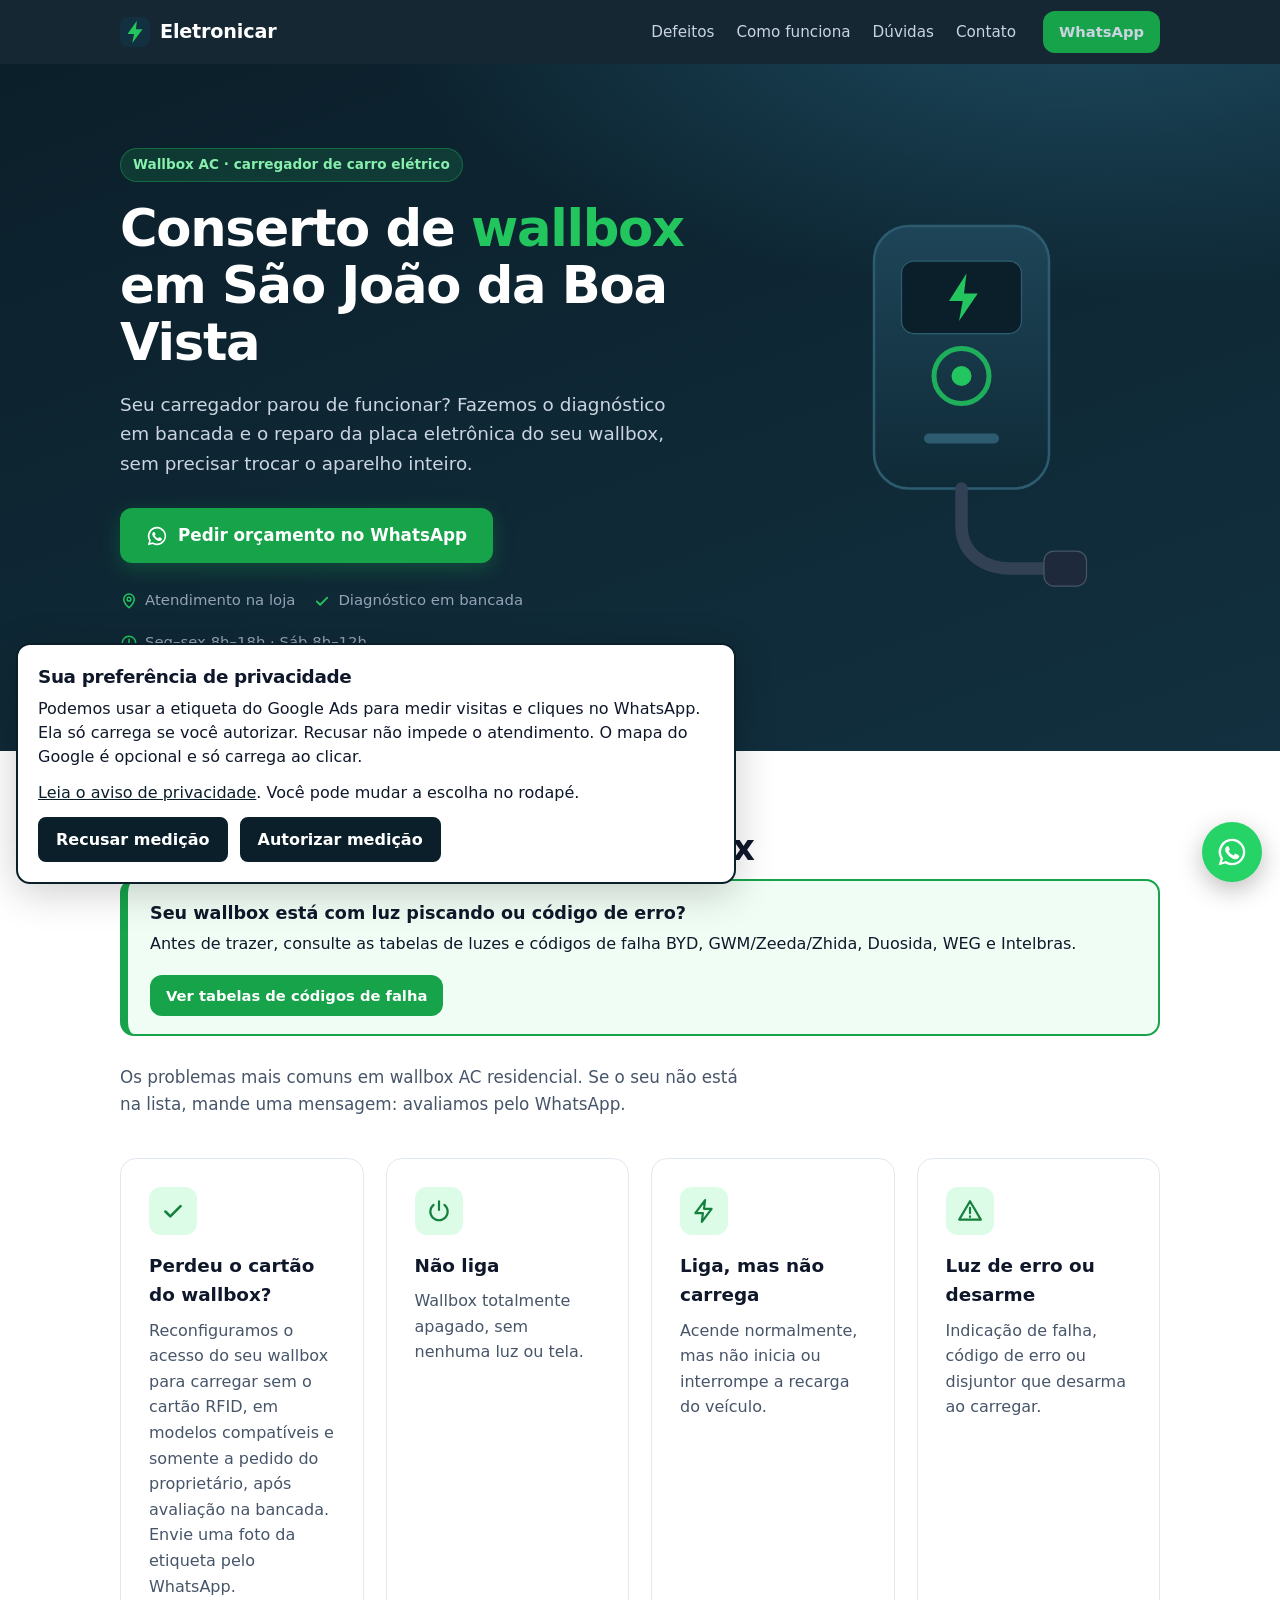
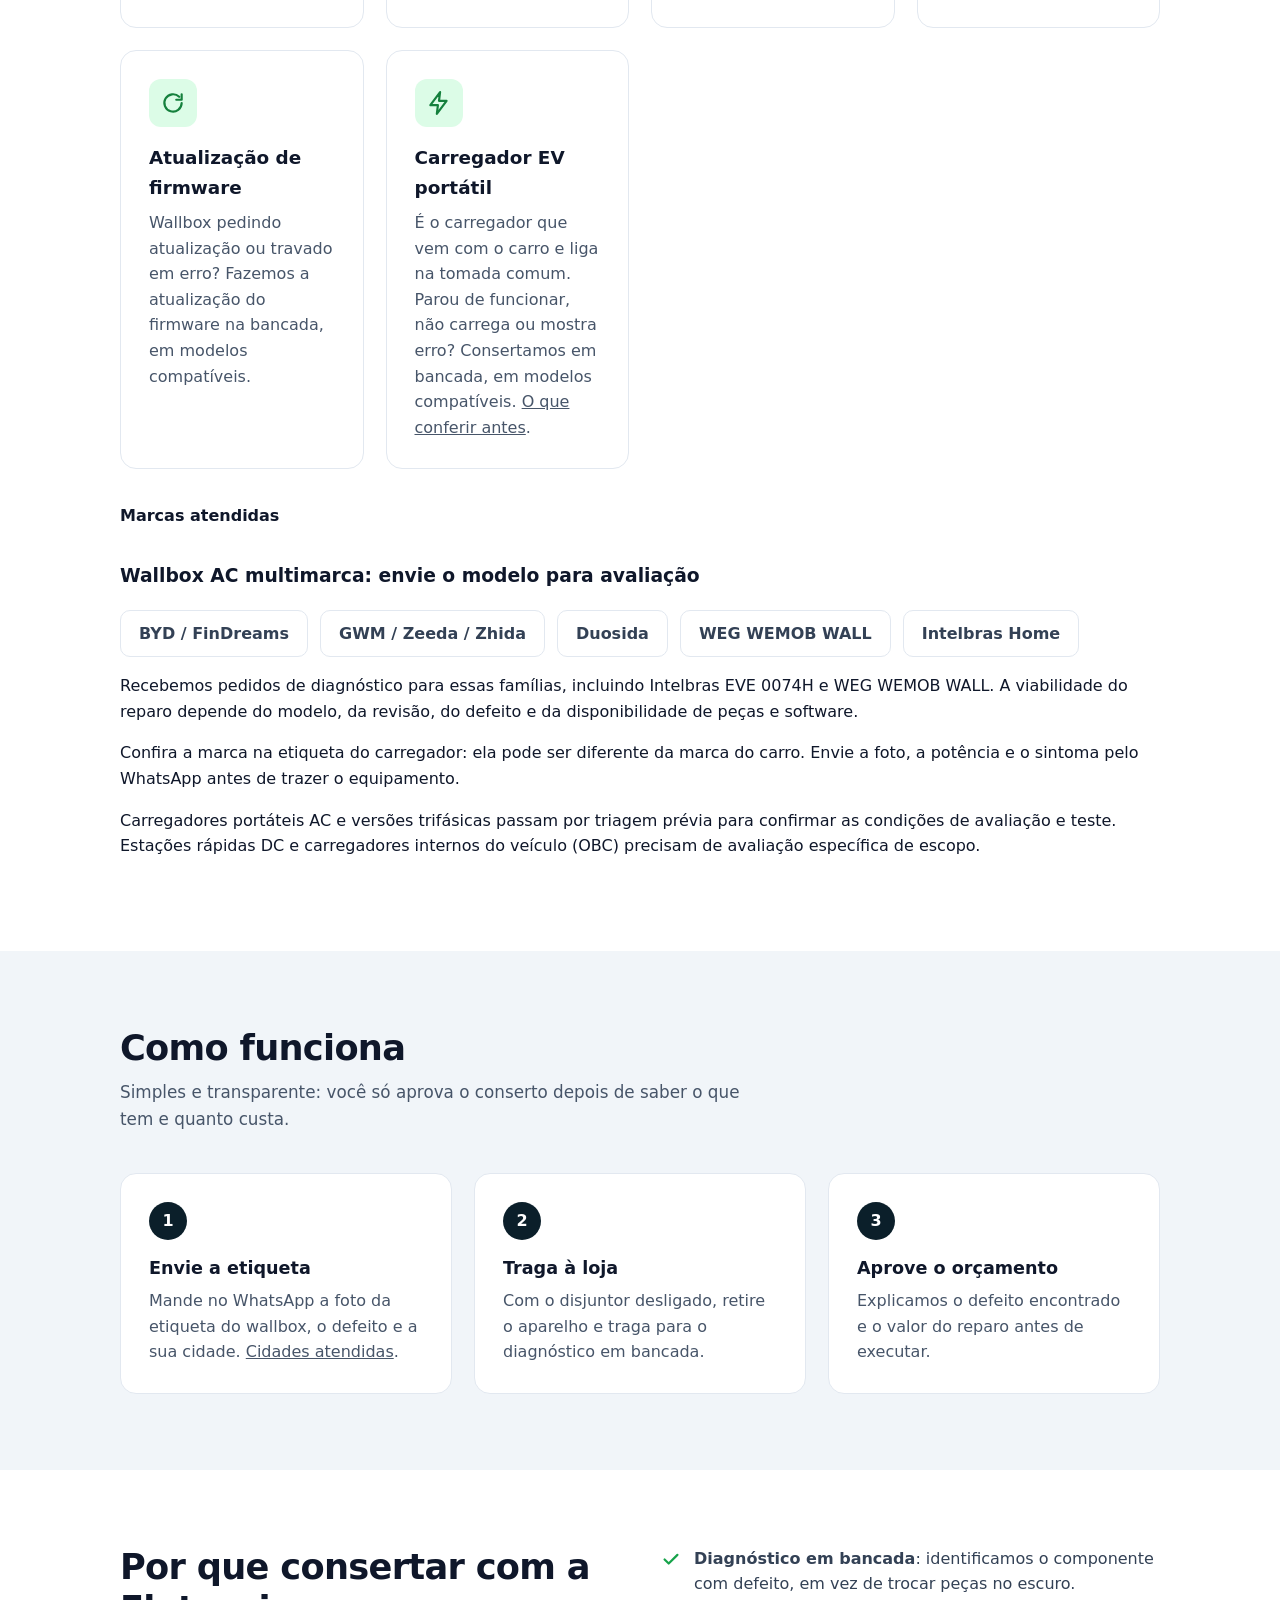
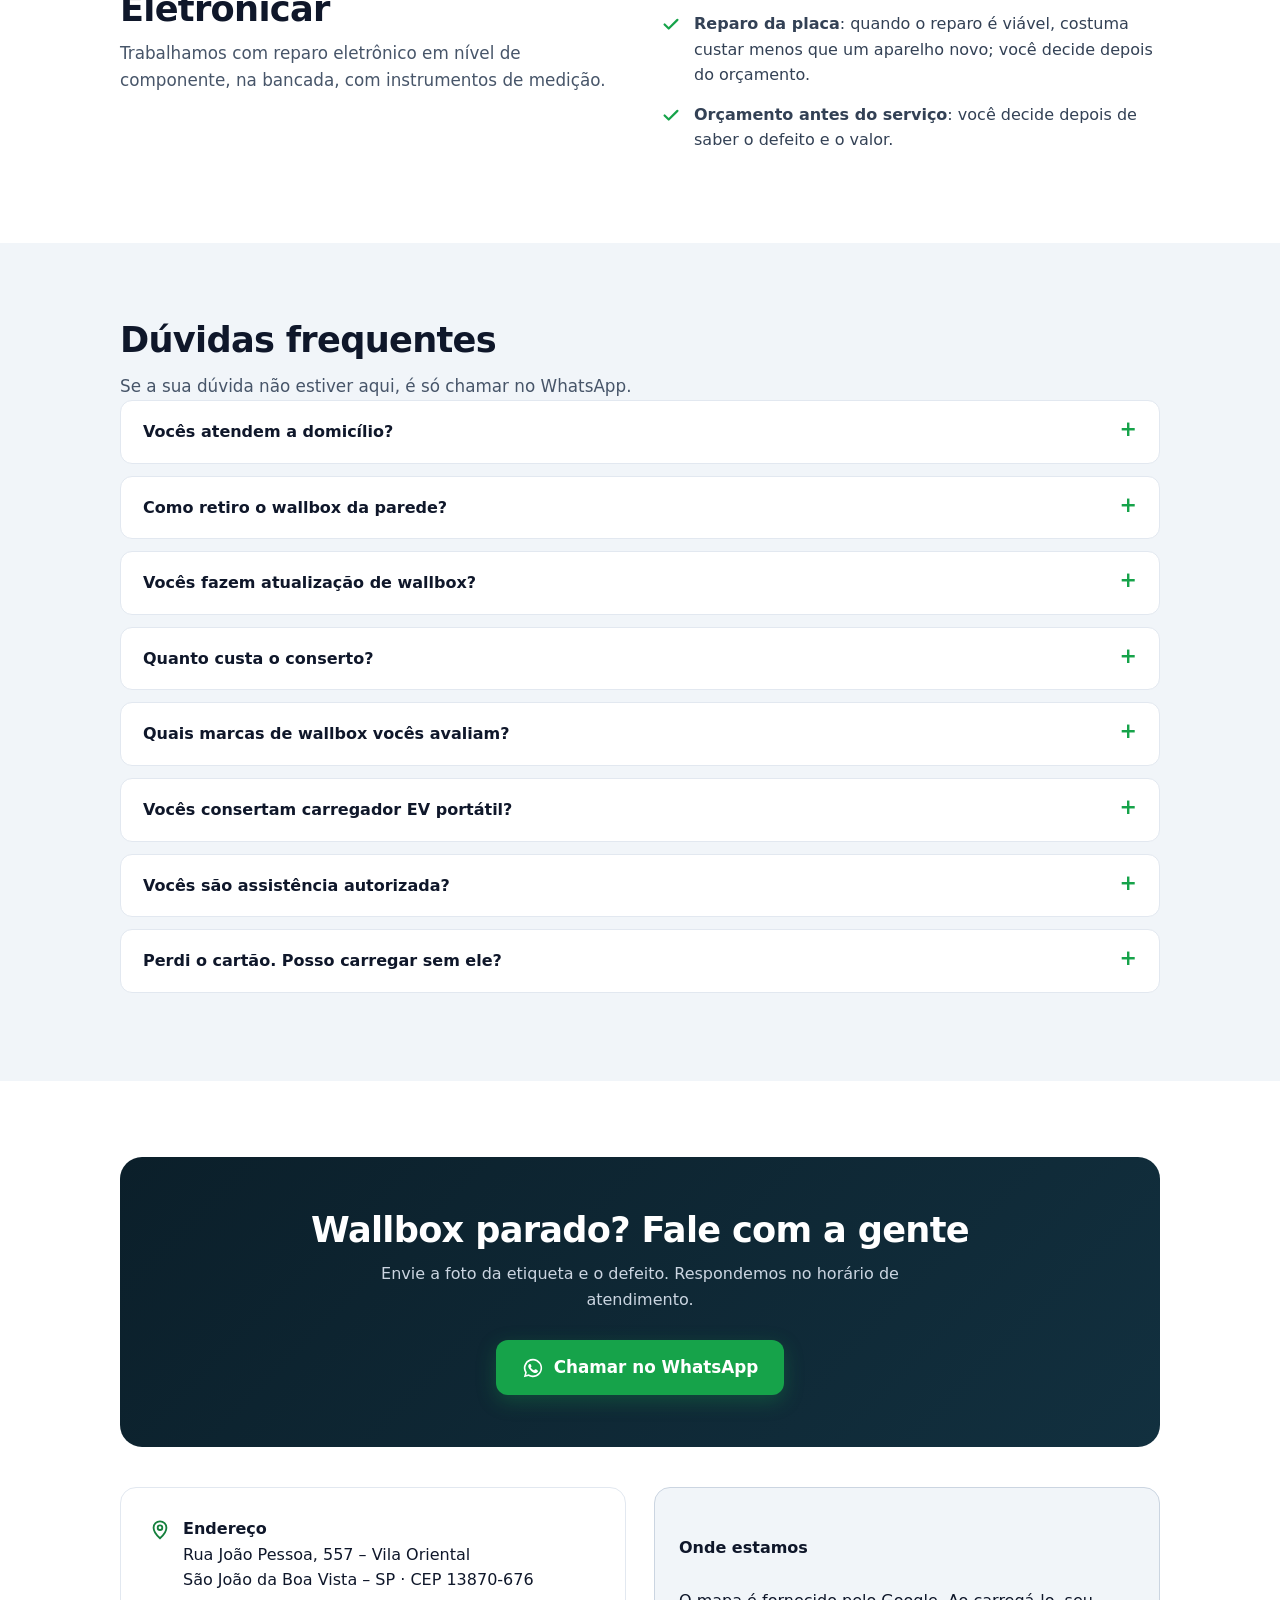
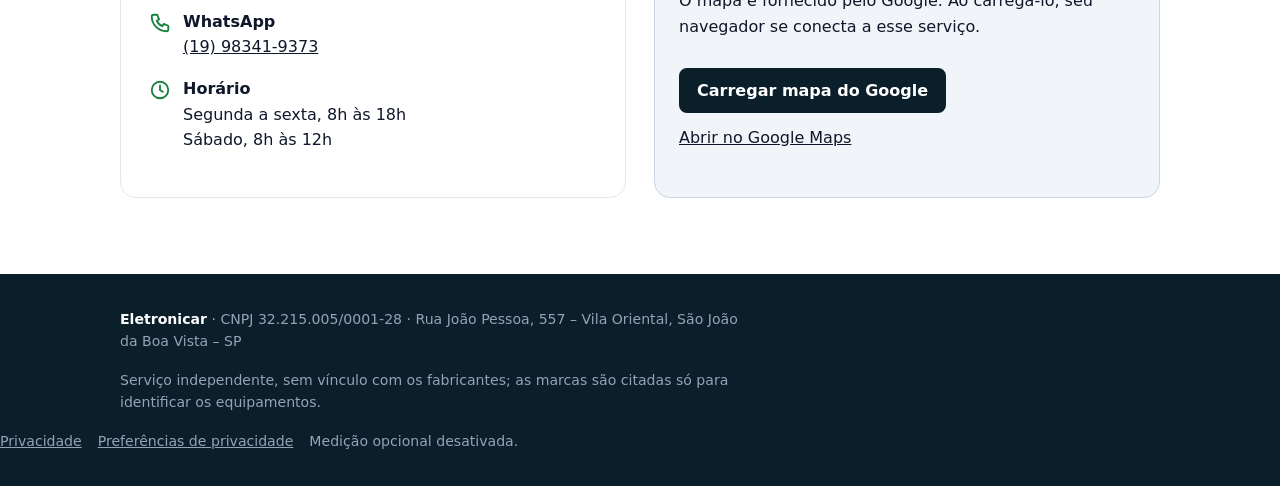
<file: index.html>
<!doctype html>
<html lang="pt-BR">
<head>
<meta charset="utf-8">
<meta http-equiv="Content-Security-Policy" content="default-src 'self'; script-src 'self' https://www.googletagmanager.com https://www.googleadservices.com https://www.google.com; script-src-attr 'none'; style-src 'self' 'unsafe-inline'; img-src 'self' data: https://www.googletagmanager.com https://www.googleadservices.com https://googleads.g.doubleclick.net https://pagead2.googlesyndication.com https://www.google.com https://www.google.com.br; connect-src 'self' https://www.googletagmanager.com https://www.googleadservices.com https://googleads.g.doubleclick.net https://pagead2.googlesyndication.com https://ad.doubleclick.net https://www.google.com https://www.google.com.br; frame-src https://www.google.com https://www.googletagmanager.com; object-src 'none'; base-uri 'none'; form-action 'none'; upgrade-insecure-requests">
<meta name="referrer" content="strict-origin-when-cross-origin">
<link rel="stylesheet" href="/assets/privacy.css">
<script defer src="/assets/privacy.js"></script>
<meta name="viewport" content="width=device-width,initial-scale=1">
<title>Conserto de Wallbox e Carregador EV Portátil em São João da Boa Vista · Eletronicar</title>
<meta name="description" content="Diagnóstico e conserto de wallbox AC e carregador EV portátil BYD, GWM, Zeeda, Zhida, Duosida, WEG e Intelbras, sujeito à avaliação. Eletronicar em São João da Boa Vista.">
<link rel="canonical" href="https://eletronicar.com.br/">
<meta property="og:title" content="Eletronicar · Conserto de Wallbox">
<meta property="og:description" content="Wallbox parou? Diagnóstico em bancada e reparo de placa. São João da Boa Vista e região.">
<meta property="og:type" content="website">
<meta property="og:locale" content="pt_BR">
<meta name="theme-color" content="#0b1f2a">
<link rel="icon" href="data:image/svg+xml,%3Csvg xmlns='http://www.w3.org/2000/svg' viewBox='0 0 32 32'%3E%3Crect width='32' height='32' rx='7' fill='%230b1f2a'/%3E%3Cpath d='M18 4 8 18h7l-2 10 11-15h-7z' fill='%2322c55e'/%3E%3C/svg%3E">
<script type="application/ld+json">{"@context":"https://schema.org","@type":"LocalBusiness","name":"Eletronicar","description":"Conserto de wallbox AC e eletrônica","url":"https://eletronicar.com.br/","telephone":"+55-19-98341-9373","address":{"@type":"PostalAddress","streetAddress":"Rua João Pessoa, 557 - Vila Oriental","postalCode":"13870-676","addressLocality":"São João da Boa Vista","addressRegion":"SP","addressCountry":"BR"},"openingHours":["Mo-Fr 08:00-18:00","Sa 08:00-12:00"]}</script>
<style>
:root{--bg:#ffffff;--ink:#0f172a;--muted:#475569;--line:#e2e8f0;--soft:#f1f5f9;--dark:#0b1f2a;--dark2:#12303f;--green:#16a34a;--green-d:#15803d;--accent:#22c55e}
*{box-sizing:border-box}
html{scroll-behavior:smooth}
body{margin:0;font-family:"Inter",system-ui,-apple-system,"Segoe UI",Roboto,sans-serif;color:var(--ink);background:var(--bg);line-height:1.6;-webkit-font-smoothing:antialiased}
a{color:inherit}
.wrap{max-width:1080px;margin:0 auto;padding:0 20px}
header.top{position:sticky;top:0;z-index:10;background:rgba(11,31,42,.96);backdrop-filter:blur(6px);color:#fff}
header.top .wrap{display:flex;align-items:center;justify-content:space-between;height:64px}
.brand{display:flex;align-items:center;gap:10px;font-weight:800;font-size:1.2rem;text-decoration:none;letter-spacing:-.01em}
.brand svg{width:30px;height:30px}
.nav a{color:#cbd5e1;text-decoration:none;margin-left:22px;font-size:.95rem}
.nav a:hover{color:#fff}
.btn{display:inline-flex;align-items:center;justify-content:center;gap:10px;background:var(--green);color:#fff;font-weight:700;text-decoration:none;padding:14px 26px;border-radius:12px;font-size:1.05rem;transition:background .15s,transform .15s;box-shadow:0 6px 20px rgba(22,163,74,.3)}
.btn:hover{background:var(--green-d);transform:translateY(-1px)}
.btn svg{width:22px;height:22px}
.btn.sm{padding:9px 16px;font-size:.92rem;box-shadow:none}
.hero{background:radial-gradient(1200px 500px at 85% -10%,#1d4b5f 0,transparent 60%),linear-gradient(160deg,var(--dark) 0,var(--dark2) 100%);color:#fff;padding:84px 0 96px;position:relative;overflow:hidden}
.hero .wrap{display:grid;grid-template-columns:1.25fr .75fr;gap:48px;align-items:center}
.tag{display:inline-block;background:rgba(34,197,94,.15);color:#86efac;border:1px solid rgba(34,197,94,.35);padding:5px 12px;border-radius:999px;font-size:.85rem;font-weight:600;margin-bottom:18px}
.hero h1{font-size:clamp(2rem,4.6vw,3.2rem);line-height:1.12;margin:0 0 18px;letter-spacing:-.025em}
.hero h1 span{color:var(--accent)}
.hero p.lead{font-size:1.15rem;color:#cbd5e1;max-width:560px;margin:0 0 30px}
.hero .meta{display:flex;flex-wrap:wrap;gap:18px;margin-top:26px;color:#94a3b8;font-size:.93rem}
.hero .meta div{display:flex;align-items:center;gap:7px}
.hero .meta svg{width:18px;height:18px;color:var(--accent)}
.charger{justify-self:center;width:100%;max-width:300px}
section{padding:76px 0}
section.alt{background:var(--soft)}
h2{font-size:clamp(1.6rem,3vw,2.2rem);letter-spacing:-.02em;margin:0 0 10px;line-height:1.2}
.sub{color:var(--muted);margin:0 0 40px;max-width:640px;font-size:1.05rem}
.aviso{display:flex;align-items:center;justify-content:space-between;gap:18px;flex-wrap:wrap;background:#f0fdf4;border:2px solid var(--green);border-left-width:8px;border-radius:14px;padding:18px 22px;margin:0 0 28px}.aviso b{display:block;font-size:1.1rem;margin-bottom:4px}.aviso span{color:var(--ink)}.aviso .btn{white-space:nowrap}
.grid3{display:grid;grid-template-columns:repeat(auto-fit,minmax(220px,1fr));gap:22px}
.card{background:#fff;border:1px solid var(--line);border-radius:16px;padding:28px;transition:box-shadow .2s,transform .2s}
.card:hover{box-shadow:0 12px 30px rgba(15,23,42,.08);transform:translateY(-2px)}
.ico{width:48px;height:48px;border-radius:12px;background:#dcfce7;color:var(--green-d);display:grid;place-items:center;margin-bottom:16px}
.ico svg{width:26px;height:26px}
.card h3{margin:0 0 8px;font-size:1.15rem}
.card p{margin:0;color:var(--muted)}
.steps{counter-reset:s;display:grid;grid-template-columns:repeat(3,1fr);gap:22px}
.step{position:relative;padding:28px;border-radius:16px;background:#fff;border:1px solid var(--line)}
.step::before{counter-increment:s;content:counter(s);display:grid;place-items:center;width:38px;height:38px;border-radius:50%;background:var(--dark);color:#fff;font-weight:800;margin-bottom:14px}
.step h3{margin:0 0 6px;font-size:1.1rem}
.step p{margin:0;color:var(--muted)}
.brands{display:flex;flex-wrap:wrap;gap:12px;margin-top:8px}
.brands span{border:1px solid var(--line);background:#fff;border-radius:10px;padding:10px 18px;font-weight:600;color:#334155}
.split{display:grid;grid-template-columns:1fr 1fr;gap:40px;align-items:start}
.check{list-style:none;padding:0;margin:0}
.check li{display:flex;gap:12px;margin:0 0 14px;color:#334155}
.check svg{flex:none;width:22px;height:22px;color:var(--green);margin-top:2px}
.faq details{background:#fff;border:1px solid var(--line);border-radius:12px;padding:18px 22px;margin-bottom:12px}
.faq summary{cursor:pointer;font-weight:700;list-style:none;display:flex;justify-content:space-between;gap:12px}
.faq summary::after{content:"+";font-size:1.3rem;line-height:1;color:var(--green)}
.faq details[open] summary::after{content:"–"}
.faq p{margin:12px 0 0;color:var(--muted)}
.cta{background:linear-gradient(135deg,var(--dark),var(--dark2));color:#fff;border-radius:22px;padding:52px 40px;text-align:center}
.cta h2{color:#fff}
.cta p{color:#cbd5e1;margin:0 auto 28px;max-width:560px}
.contact{display:grid;grid-template-columns:1fr 1fr;gap:28px;margin-top:40px}
.info{background:#fff;border:1px solid var(--line);border-radius:16px;padding:28px}
.info div{display:flex;gap:12px;margin-bottom:16px}
.info svg{flex:none;width:22px;height:22px;color:var(--green-d);margin-top:3px}
.info b{display:block}
.map{border:0;width:100%;height:100%;min-height:280px;border-radius:16px}
footer{background:var(--dark);color:#94a3b8;padding:34px 0;font-size:.88rem}
footer .wrap{display:flex;flex-wrap:wrap;justify-content:space-between;gap:16px}
footer p{margin:0;max-width:620px}
.float{position:fixed;right:18px;bottom:18px;z-index:20;width:60px;height:60px;border-radius:50%;background:#25d366;display:grid;place-items:center;box-shadow:0 8px 24px rgba(0,0,0,.25)}
.float svg{width:32px;height:32px;color:#fff}
@media (max-width:860px){
 .hero{padding:56px 0 64px}.hero .wrap,.split,.contact{grid-template-columns:1fr}
 .charger{display:none}.grid3,.steps{grid-template-columns:1fr}.nav a:not(.btn){display:none}
 section{padding:56px 0}.cta{padding:40px 22px}
}
</style>
</head>
<body>
<svg width="0" height="0" style="position:absolute">
 <symbol id="wa" viewBox="0 0 24 24"><path fill="currentColor" d="M12 2a10 10 0 0 0-8.6 15.1L2 22l5-1.3A10 10 0 1 0 12 2Zm0 18.2a8.2 8.2 0 0 1-4.2-1.2l-.3-.2-3 .8.8-2.9-.2-.3A8.2 8.2 0 1 1 12 20.2Zm4.5-6.1c-.2-.1-1.5-.7-1.7-.8-.2-.1-.4-.1-.6.1l-.8 1c-.1.2-.3.2-.5.1a6.7 6.7 0 0 1-3.3-2.9c-.3-.4.2-.4.7-1.3.1-.2 0-.3 0-.4l-.8-1.8c-.2-.5-.4-.4-.6-.4h-.5a1 1 0 0 0-.7.3 3 3 0 0 0-.9 2.2 5.1 5.1 0 0 0 1.1 2.7 11.6 11.6 0 0 0 4.4 3.9c1.6.7 2.3.8 3.1.6a2.7 2.7 0 0 0 1.8-1.2 2.2 2.2 0 0 0 .2-1.3c-.1-.1-.3-.2-.5-.3Z"/></symbol>
 <symbol id="ok" viewBox="0 0 24 24"><path fill="none" stroke="currentColor" stroke-width="2.4" stroke-linecap="round" stroke-linejoin="round" d="m5 12.5 4.5 4.5L19 7.5"/></symbol>
 <symbol id="pin" viewBox="0 0 24 24"><path fill="none" stroke="currentColor" stroke-width="2" d="M12 21s-7-6.2-7-11.5a7 7 0 0 1 14 0C19 14.8 12 21 12 21Z"/><circle cx="12" cy="9.5" r="2.5" fill="none" stroke="currentColor" stroke-width="2"/></symbol>
 <symbol id="clock" viewBox="0 0 24 24"><circle cx="12" cy="12" r="9" fill="none" stroke="currentColor" stroke-width="2"/><path d="M12 7v5l3 2" fill="none" stroke="currentColor" stroke-width="2" stroke-linecap="round"/></symbol>
 <symbol id="phone" viewBox="0 0 24 24"><path fill="none" stroke="currentColor" stroke-width="2" stroke-linejoin="round" d="M5 3h4l2 5-2.5 1.5a11 11 0 0 0 6 6L16 13l5 2v4a2 2 0 0 1-2 2A16 16 0 0 1 3 5a2 2 0 0 1 2-2Z"/></symbol>
</svg>

<header class="top"><div class="wrap">
 <a class="brand" href="#">
  <svg viewBox="0 0 32 32"><rect width="32" height="32" rx="8" fill="#12303f"/><path d="M18 4 8 18h7l-2 10 11-15h-7z" fill="#22c55e"/></svg>
  Eletronicar
 </a>
 <nav class="nav">
  <a href="#defeitos">Defeitos</a><a href="#como">Como funciona</a><a href="#duvidas">Dúvidas</a><a href="#contato">Contato</a>
  <a class="btn sm wa-link" href="https://wa.me/5519983419373?text=Ol%C3%A1%2C%20meu%20wallbox%20est%C3%A1%20com%20defeito.">WhatsApp</a>
 </nav>
</div></header>

<section class="hero"><div class="wrap">
 <div>
  <span class="tag">Wallbox AC · carregador de carro elétrico</span>
  <h1>Conserto de <span>wallbox</span> em São João da Boa Vista</h1>
  <p class="lead">Seu carregador parou de funcionar? Fazemos o diagnóstico em bancada e o reparo da placa eletrônica do seu wallbox, sem precisar trocar o aparelho inteiro.</p>
  <a class="btn wa-link" href="https://wa.me/5519983419373?text=Ol%C3%A1%2C%20meu%20wallbox%20est%C3%A1%20com%20defeito."><svg><use href="#wa"/></svg>Pedir orçamento no WhatsApp</a>
  <div class="meta">
   <div><svg><use href="#pin"/></svg>Atendimento na loja</div>
   <div><svg><use href="#ok"/></svg>Diagnóstico em bancada</div>
   <div><svg><use href="#clock"/></svg>Seg–sex 8h–18h · Sáb 8h–12h</div>
  </div>
 </div>
 <svg class="charger" viewBox="0 0 240 320" aria-hidden="true">
  <defs><linearGradient id="g" x1="0" x2="0" y1="0" y2="1"><stop offset="0" stop-color="#1e4558"/><stop offset="1" stop-color="#0f2a37"/></linearGradient></defs>
  <rect x="40" y="20" width="140" height="210" rx="28" fill="url(#g)" stroke="#2d5c70" stroke-width="2"/>
  <rect x="62" y="48" width="96" height="58" rx="10" fill="#0b1f2a" stroke="#2d5c70"/>
  <path d="M114 58 100 80h11l-3 16 15-22h-11z" fill="#22c55e"/>
  <circle cx="110" cy="140" r="22" fill="none" stroke="#22c55e" stroke-width="4" opacity=".85"/>
  <circle cx="110" cy="140" r="8" fill="#22c55e"/>
  <rect x="80" y="186" width="60" height="8" rx="4" fill="#2d5c70"/>
  <path d="M110 230v30c0 22 18 34 40 34h30" fill="none" stroke="#334155" stroke-width="10" stroke-linecap="round"/>
  <rect x="176" y="280" width="34" height="28" rx="8" fill="#1e293b" stroke="#475569"/>
 </svg>
</div></section>

<section id="defeitos"><div class="wrap">
 <h2>Conserto e serviços para wallbox</h2>
 <div class="aviso"><div><b>Seu wallbox está com luz piscando ou código de erro?</b><span>Antes de trazer, consulte as tabelas de luzes e códigos de falha BYD, GWM/Zeeda/Zhida, Duosida, WEG e Intelbras.</span></div><a class="btn sm" href="/wallbox-nao-liga/">Ver tabelas de códigos de falha</a></div>
 <p class="sub">Os problemas mais comuns em wallbox AC residencial. Se o seu não está na lista, mande uma mensagem: avaliamos pelo WhatsApp.</p>
 <div class="grid3">
  <div class="card" id="cartao"><div class="ico"><svg><use href="#ok"/></svg></div><h3>Perdeu o cartão do wallbox?</h3><p>Reconfiguramos o acesso do seu wallbox para carregar sem o cartão RFID, em modelos compatíveis e somente a pedido do proprietário, após avaliação na bancada. Envie uma foto da etiqueta pelo WhatsApp.</p></div>

  <div class="card"><div class="ico"><svg viewBox="0 0 24 24"><path fill="none" stroke="currentColor" stroke-width="2" stroke-linecap="round" d="M12 3v8M7 6.3a8 8 0 1 0 10 0"/></svg></div><h3>Não liga</h3><p>Wallbox totalmente apagado, sem nenhuma luz ou tela.</p></div>
  <div class="card"><div class="ico"><svg viewBox="0 0 24 24"><path fill="none" stroke="currentColor" stroke-width="2" stroke-linejoin="round" d="M13 2 4 14h7l-1 8 9-12h-7z"/></svg></div><h3>Liga, mas não carrega</h3><p>Acende normalmente, mas não inicia ou interrompe a recarga do veículo.</p></div>
  <div class="card"><div class="ico"><svg viewBox="0 0 24 24"><path fill="none" stroke="currentColor" stroke-width="2" stroke-linecap="round" stroke-linejoin="round" d="M12 3 2 20h20L12 3Zm0 6v5m0 3v.5"/></svg></div><h3>Luz de erro ou desarme</h3><p>Indicação de falha, código de erro ou disjuntor que desarma ao carregar.</p></div>
  <div class="card"><div class="ico"><svg viewBox="0 0 24 24"><path fill="none" stroke="currentColor" stroke-width="2" stroke-linecap="round" stroke-linejoin="round" d="M20 12a8 8 0 1 1-2.3-5.7M20 4v5h-5"/></svg></div><h3>Atualização de firmware</h3><p>Wallbox pedindo atualização ou travado em erro? Fazemos a atualização do firmware na bancada, em modelos compatíveis.</p></div>
  <div class="card"><div class="ico"><svg viewBox="0 0 24 24"><path fill="none" stroke="currentColor" stroke-width="2" stroke-linejoin="round" d="M13 2 4 14h7l-1 8 9-12h-7z"/></svg></div><h3>Carregador EV portátil</h3><p>É o carregador que vem com o carro e liga na tomada comum. Parou de funcionar, não carrega ou mostra erro? Consertamos em bancada, em modelos compatíveis. <a href="/carregador-portatil-nao-carrega/">O que conferir antes</a>.</p></div>
 </div>
 <p style="margin:34px 0 10px;font-weight:700">Marcas atendidas</p>
 <div id="marcas">
 <h3 style="margin-top:32px">Wallbox AC multimarca: envie o modelo para avaliação</h3>
 <div class="brands"><span>BYD / FinDreams</span><span>GWM / Zeeda / Zhida</span><span>Duosida</span><span>WEG WEMOB WALL</span><span>Intelbras Home</span></div>
 <p>Recebemos pedidos de diagnóstico para essas famílias, incluindo Intelbras EVE 0074H e WEG WEMOB WALL. A viabilidade do reparo depende do modelo, da revisão, do defeito e da disponibilidade de peças e software.</p>
 <p>Confira a marca na etiqueta do carregador: ela pode ser diferente da marca do carro. Envie a foto, a potência e o sintoma pelo WhatsApp antes de trazer o equipamento.</p>
 <p>Carregadores portáteis AC e versões trifásicas passam por triagem prévia para confirmar as condições de avaliação e teste. Estações rápidas DC e carregadores internos do veículo (OBC) precisam de avaliação específica de escopo.</p>
 </div>
</div></section>

<section class="alt" id="como"><div class="wrap">
 <h2>Como funciona</h2>
 <p class="sub">Simples e transparente: você só aprova o conserto depois de saber o que tem e quanto custa.</p>
 <div class="steps">
  <div class="step"><h3>Envie a etiqueta</h3><p>Mande no WhatsApp a foto da etiqueta do wallbox, o defeito e a sua cidade. <a href="/conserto-wallbox-sao-joao-da-boa-vista/">Cidades atendidas</a>.</p></div>
  <div class="step"><h3>Traga à loja</h3><p>Com o disjuntor desligado, retire o aparelho e traga para o diagnóstico em bancada.</p></div>
  <div class="step"><h3>Aprove o orçamento</h3><p>Explicamos o defeito encontrado e o valor do reparo antes de executar.</p></div>
 </div>
</div></section>

<section><div class="wrap split">
 <div>
  <h2>Por que consertar com a Eletronicar</h2>
  <p class="sub" style="margin-bottom:0">Trabalhamos com reparo eletrônico em nível de componente, na bancada, com instrumentos de medição.</p>
 </div>
 <ul class="check">
  <li><svg><use href="#ok"/></svg><span><b>Diagnóstico em bancada</b>: identificamos o componente com defeito, em vez de trocar peças no escuro.</span></li>
  <li><svg><use href="#ok"/></svg><span><b>Reparo da placa</b>: quando o reparo é viável, costuma custar menos que um aparelho novo; você decide depois do orçamento.</span></li>
  <li><svg><use href="#ok"/></svg><span><b>Orçamento antes do serviço</b>: você decide depois de saber o defeito e o valor.</span></li>
 </ul>
</div></section>

<section class="alt" id="duvidas"><div class="wrap faq">
 <h2>Dúvidas frequentes</h2>
 <p class="sub">Se a sua dúvida não estiver aqui, é só chamar no WhatsApp.</p>
 <details><summary>Vocês atendem a domicílio?</summary><p>O diagnóstico e o reparo são feitos na loja, em bancada. Você traz o wallbox e retira depois do conserto.</p></details>
 <details><summary>Como retiro o wallbox da parede?</summary><p>Desligue o disjuntor do carregador antes de qualquer coisa. Se não tiver segurança para desconectar a fiação, peça ajuda a um eletricista.</p></details>
 <details><summary>Vocês fazem atualização de wallbox?</summary><p>Sim, em modelos compatíveis. Fazemos a atualização do firmware do wallbox na bancada. Antes, conferimos se o problema é mesmo de software ou se há defeito na placa.</p></details>
 <details><summary>Quanto custa o conserto?</summary><p>Depende do defeito. O orçamento é passado depois do diagnóstico em bancada, antes de qualquer serviço.</p></details>
 <details><summary>Quais marcas de wallbox vocês avaliam?</summary><p>Recebemos pedidos para wallbox AC BYD/FinDreams, GWM/Zeeda/Zhida, Duosida, WEG WEMOB WALL e Intelbras Home, como o EVE 0074H. Envie a etiqueta e o sintoma: o atendimento depende da avaliação do modelo, das peças e das condições de teste. Somos um serviço independente, sem vínculo com os fabricantes.</p></details>
  <details><summary>Vocês consertam carregador EV portátil?</summary><p>Sim, em modelos compatíveis. É o carregador que vem com o carro e liga na tomada comum. Avaliamos em bancada e passamos o orçamento antes do serviço. Envie a foto da etiqueta e o defeito pelo WhatsApp.</p></details>
 <details><summary>Vocês são assistência autorizada?</summary><p>Não. A Eletronicar é um serviço independente de reparo eletrônico, sem vínculo com os fabricantes.</p></details>
 <details><summary>Perdi o cartão. Posso carregar sem ele?</summary><p>Em modelos compatíveis, sim. A pedido do proprietário do equipamento, reconfiguramos o acesso para dispensar o cartão RFID, após avaliação na bancada. O wallbox passa a permitir a recarga sem apresentar o cartão; quem tiver acesso ao equipamento poderá iniciar a carga. Envie a foto da etiqueta pelo WhatsApp para avaliarmos o seu modelo.</p></details>
</div></section>

<section id="contato"><div class="wrap">
 <div class="cta">
  <h2>Wallbox parado? Fale com a gente</h2>
  <p>Envie a foto da etiqueta e o defeito. Respondemos no horário de atendimento.</p>
  <a class="btn wa-link" href="https://wa.me/5519983419373?text=Ol%C3%A1%2C%20meu%20wallbox%20est%C3%A1%20com%20defeito."><svg><use href="#wa"/></svg>Chamar no WhatsApp</a>
 </div>
 <div class="contact">
  <div class="info">
   <div><svg><use href="#pin"/></svg><span><b>Endereço</b>Rua João Pessoa, 557 – Vila Oriental<br>São João da Boa Vista – SP · CEP 13870-676</span></div>
   <div><svg><use href="#phone"/></svg><span><b>WhatsApp</b><a href="https://wa.me/5519983419373" class="wa-link">(19) 98341-9373</a></span></div>
   <div><svg><use href="#clock"/></svg><span><b>Horário</b>Segunda a sexta, 8h às 18h<br>Sábado, 8h às 12h</span></div>
  </div>
  <div class="map-placeholder"><strong>Onde estamos</strong><p>O mapa é fornecido pelo Google. Ao carregá-lo, seu navegador se conecta a esse serviço.</p><button type="button" data-load-map>Carregar mapa do Google</button><a href="https://www.google.com/maps?q=Rua+Jo%C3%A3o+Pessoa,+557,+S%C3%A3o+Jo%C3%A3o+da+Boa+Vista+-+SP" target="_blank" rel="noopener noreferrer">Abrir no Google Maps</a></div>
 </div>
</div></section>

<footer><div class="wrap">
 <p><b style="color:#fff">Eletronicar</b> · CNPJ 32.215.005/0001-28 · Rua João Pessoa, 557 – Vila Oriental, São João da Boa Vista – SP</p>
 <p>Serviço independente, sem vínculo com os fabricantes; as marcas são citadas só para identificar os equipamentos.</p>
</div><div class="privacy-footer"><a href="/privacidade/">Privacidade</a><button type="button" data-privacy-open>Preferências de privacidade</button><span id="privacy-status" role="status"></span></div></footer>

<a class="float wa-link" href="https://wa.me/5519983419373?text=Ol%C3%A1%2C%20meu%20wallbox%20est%C3%A1%20com%20defeito." aria-label="Chamar no WhatsApp"><svg><use href="#wa"/></svg></a>

<section id="privacy-panel" class="privacy-panel" aria-labelledby="privacy-title" hidden>
<h2 id="privacy-title">Sua preferência de privacidade</h2>
<p>Podemos usar a etiqueta do Google Ads para medir visitas e cliques no WhatsApp. Ela só carrega se você autorizar. Recusar não impede o atendimento. O mapa do Google é opcional e só carrega ao clicar.</p>
<p><a href="/privacidade/">Leia o aviso de privacidade</a>. Você pode mudar a escolha no rodapé.</p>
<div class="privacy-actions"><button type="button" data-privacy-choice="reject">Recusar medição</button><button type="button" data-privacy-choice="accept">Autorizar medição</button></div>
</section>
<noscript><p>JavaScript está desativado: a medição opcional e o mapa incorporado não são carregados. O contato por WhatsApp continua disponível.</p></noscript>
</body>
</html>
</file>
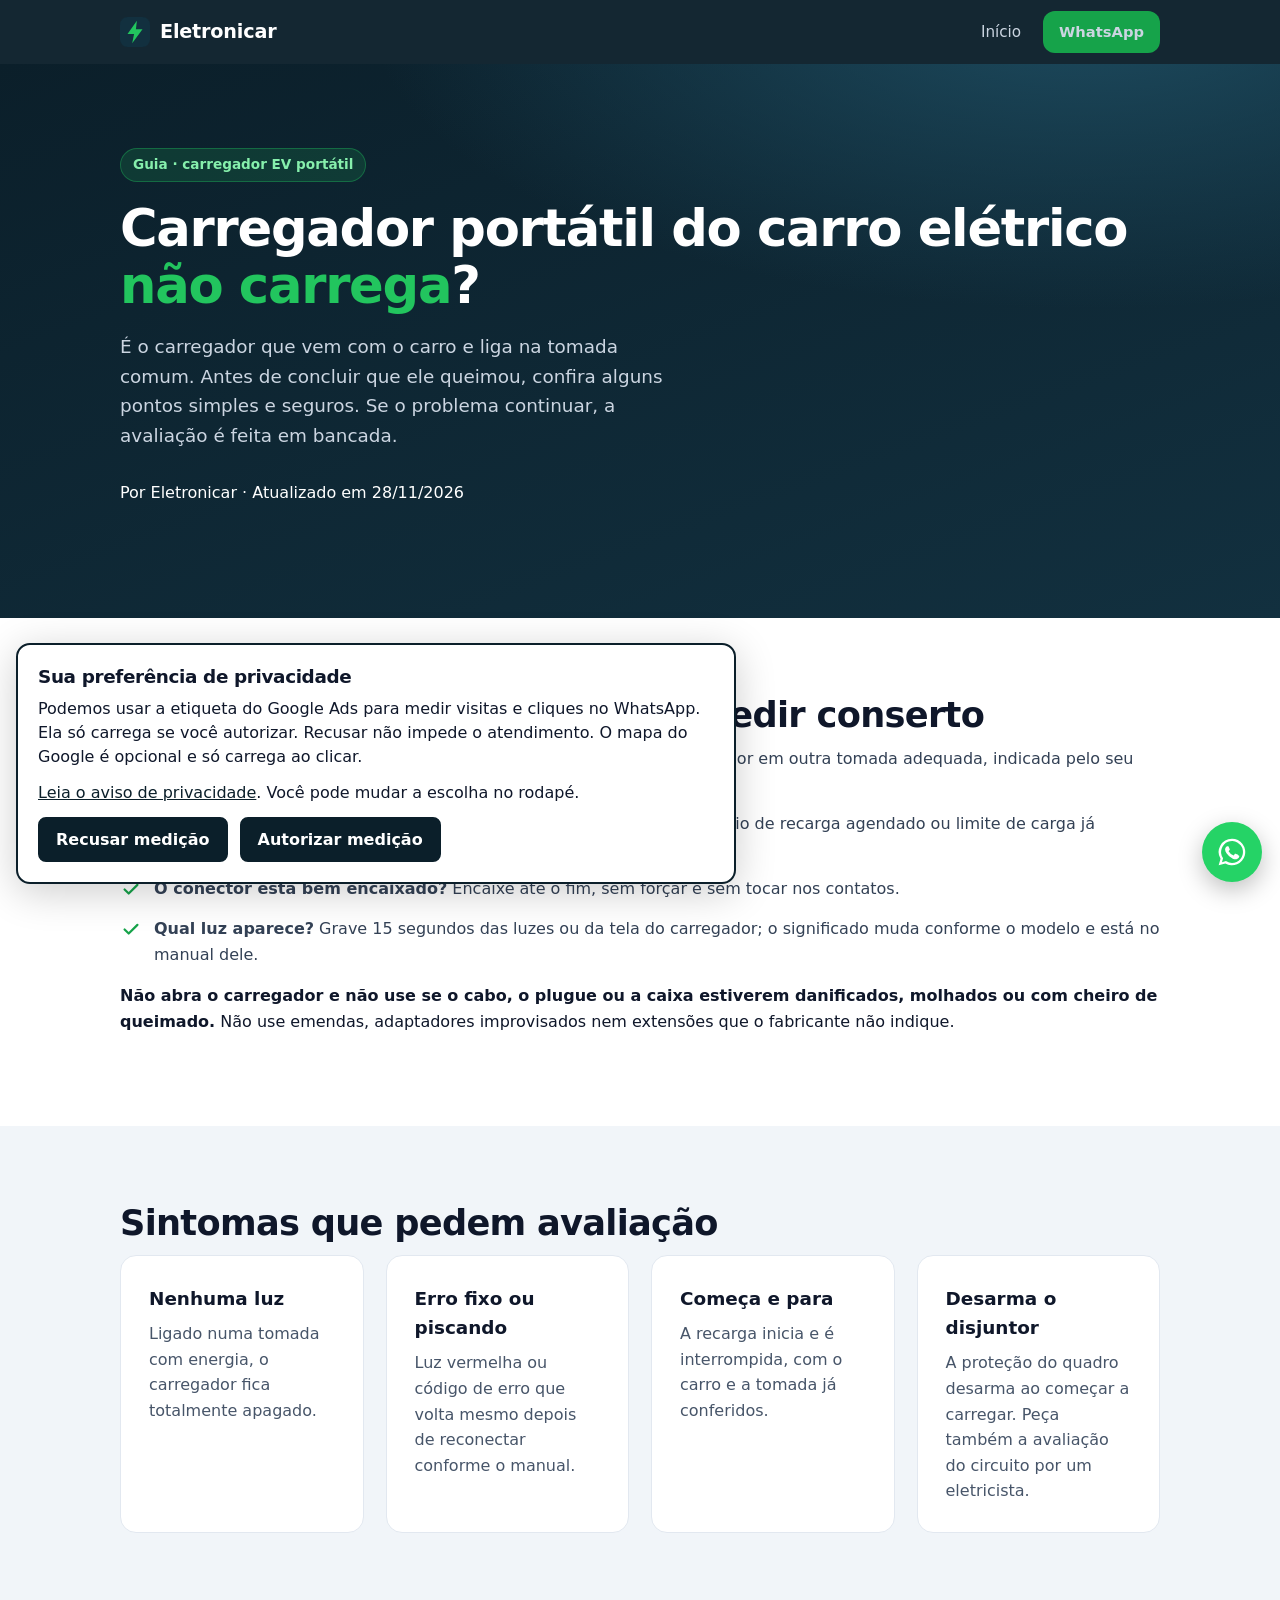
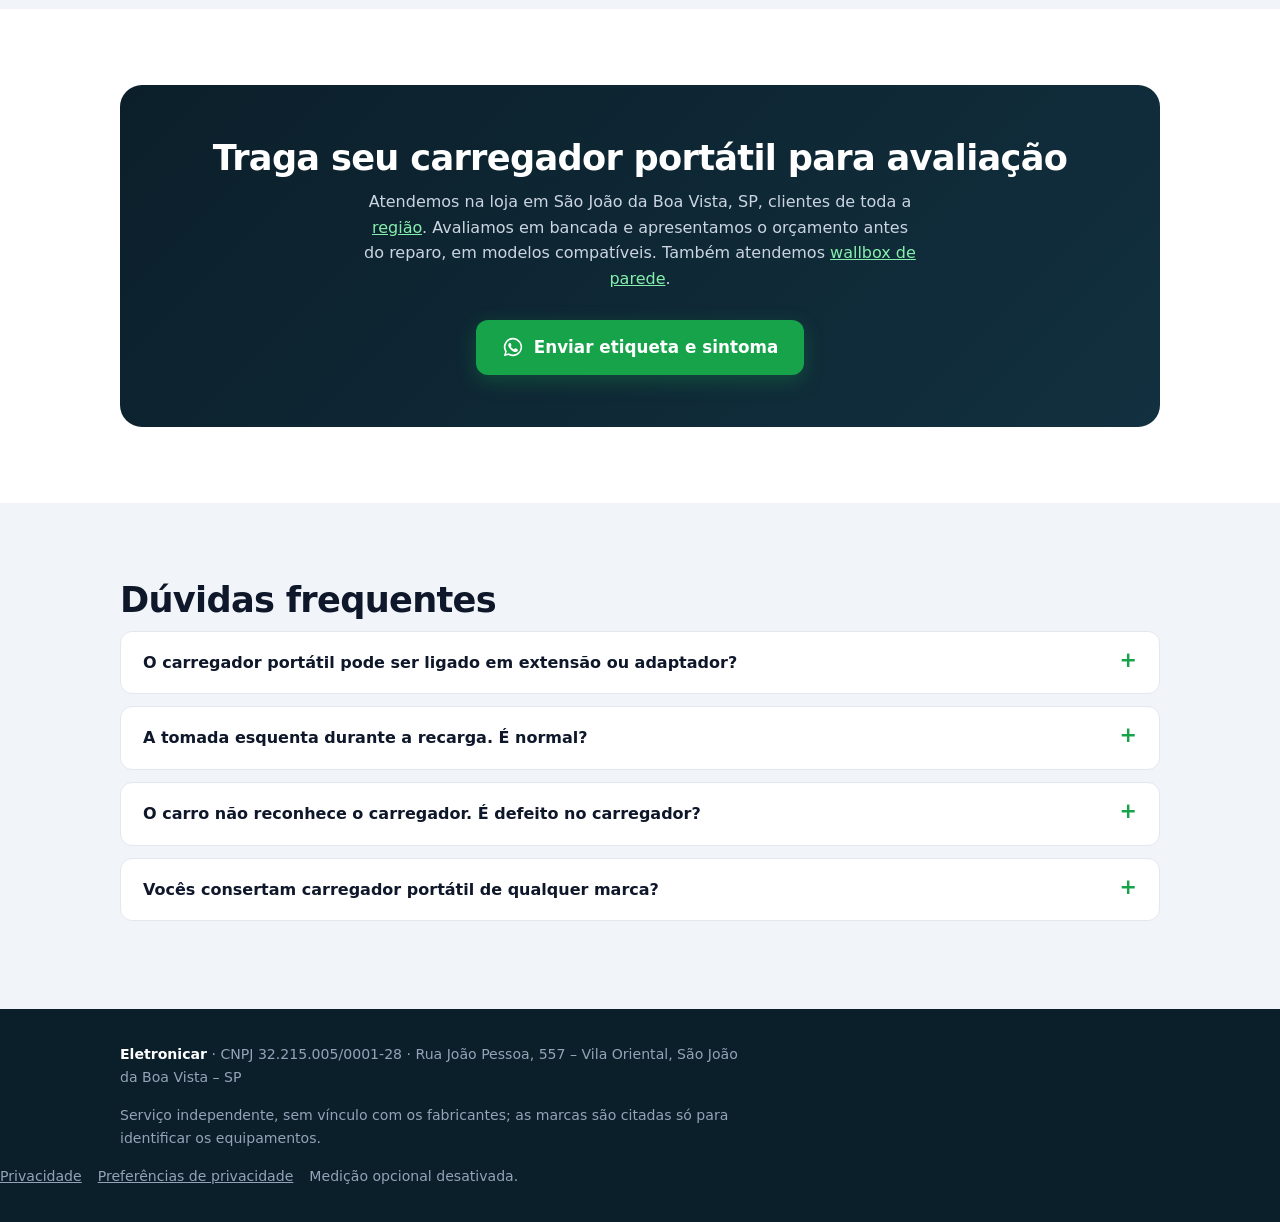
<file: carregador-portatil-nao-carrega/index.html>
<!doctype html>
<html lang="pt-BR">
<head>
<meta charset="utf-8">
<meta http-equiv="Content-Security-Policy" content="default-src 'self'; script-src 'self' https://www.googletagmanager.com https://www.googleadservices.com https://www.google.com; script-src-attr 'none'; style-src 'self' 'unsafe-inline'; img-src 'self' data: https://www.googletagmanager.com https://www.googleadservices.com https://googleads.g.doubleclick.net https://pagead2.googlesyndication.com https://www.google.com https://www.google.com.br; connect-src 'self' https://www.googletagmanager.com https://www.googleadservices.com https://googleads.g.doubleclick.net https://pagead2.googlesyndication.com https://ad.doubleclick.net https://www.google.com https://www.google.com.br; frame-src https://www.google.com https://www.googletagmanager.com; object-src 'none'; base-uri 'none'; form-action 'none'; upgrade-insecure-requests">
<meta name="referrer" content="strict-origin-when-cross-origin">
<link rel="stylesheet" href="/assets/privacy.css">
<script defer src="/assets/privacy.js"></script>
<meta name="viewport" content="width=device-width,initial-scale=1">
<title>Carregador portátil de carro elétrico não carrega? O que conferir</title>
<meta name="description" content="Carregador EV portátil (de tomada) não liga, mostra erro ou não carrega? Verificações seguras, sintomas que pedem avaliação e conserto em bancada em São João da Boa Vista.">
<link rel="canonical" href="https://eletronicar.com.br/carregador-portatil-nao-carrega/">
<meta property="og:title" content="Carregador portátil de carro elétrico não carrega">
<meta property="og:type" content="article">
<meta property="og:locale" content="pt_BR">
<meta name="theme-color" content="#0b1f2a">
<script type="application/ld+json">{"@context":"https://schema.org","@type":"FAQPage","mainEntity":[{"@type":"Question","name":"O carregador portátil pode ser ligado em extensão ou adaptador?","acceptedAnswer":{"@type":"Answer","text":"Siga o manual do carregador e do veículo. Fabricantes em geral desaconselham extensões e adaptadores, porque a recarga mantém corrente alta por horas e pode aquecer contatos."}},{"@type":"Question","name":"A tomada esquenta durante a recarga. É normal?","acceptedAnswer":{"@type":"Answer","text":"Aquecimento perceptível, cheiro de queimado ou marcas escuras indicam problema. Interrompa o uso e peça a um eletricista para avaliar a tomada e o circuito antes de voltar a carregar."}},{"@type":"Question","name":"O carro não reconhece o carregador. É defeito no carregador?","acceptedAnswer":{"@type":"Answer","text":"Nem sempre. Programação de horário no carro, limite de carga atingido ou a tomada sem energia também impedem a recarga. Confira esses pontos antes de concluir que há defeito."}},{"@type":"Question","name":"Vocês consertam carregador portátil de qualquer marca?","acceptedAnswer":{"@type":"Answer","text":"Avaliamos em bancada os modelos compatíveis. Envie a foto da etiqueta pelo WhatsApp para confirmarmos antes de trazer."}}]}</script>
<style>
:root{--bg:#ffffff;--ink:#0f172a;--muted:#475569;--line:#e2e8f0;--soft:#f1f5f9;--dark:#0b1f2a;--dark2:#12303f;--green:#16a34a;--green-d:#15803d;--accent:#22c55e}
*{box-sizing:border-box}
html{scroll-behavior:smooth}
body{margin:0;font-family:"Inter",system-ui,-apple-system,"Segoe UI",Roboto,sans-serif;color:var(--ink);background:var(--bg);line-height:1.6;-webkit-font-smoothing:antialiased}
a{color:inherit}
.wrap{max-width:1080px;margin:0 auto;padding:0 20px}
header.top{position:sticky;top:0;z-index:10;background:rgba(11,31,42,.96);backdrop-filter:blur(6px);color:#fff}
header.top .wrap{display:flex;align-items:center;justify-content:space-between;height:64px}
.brand{display:flex;align-items:center;gap:10px;font-weight:800;font-size:1.2rem;text-decoration:none;letter-spacing:-.01em}
.brand svg{width:30px;height:30px}
.nav a{color:#cbd5e1;text-decoration:none;margin-left:22px;font-size:.95rem}
.nav a:hover{color:#fff}
.btn{display:inline-flex;align-items:center;justify-content:center;gap:10px;background:var(--green);color:#fff;font-weight:700;text-decoration:none;padding:14px 26px;border-radius:12px;font-size:1.05rem;transition:background .15s,transform .15s;box-shadow:0 6px 20px rgba(22,163,74,.3)}
.btn:hover{background:var(--green-d);transform:translateY(-1px)}
.btn svg{width:22px;height:22px}
.btn.sm{padding:9px 16px;font-size:.92rem;box-shadow:none}
.hero{background:radial-gradient(1200px 500px at 85% -10%,#1d4b5f 0,transparent 60%),linear-gradient(160deg,var(--dark) 0,var(--dark2) 100%);color:#fff;padding:84px 0 96px;position:relative;overflow:hidden}
.hero .wrap{display:grid;grid-template-columns:1.25fr .75fr;gap:48px;align-items:center}
.tag{display:inline-block;background:rgba(34,197,94,.15);color:#86efac;border:1px solid rgba(34,197,94,.35);padding:5px 12px;border-radius:999px;font-size:.85rem;font-weight:600;margin-bottom:18px}
.hero h1{font-size:clamp(2rem,4.6vw,3.2rem);line-height:1.12;margin:0 0 18px;letter-spacing:-.025em}
.hero h1 span{color:var(--accent)}
.hero p.lead{font-size:1.15rem;color:#cbd5e1;max-width:560px;margin:0 0 30px}
.hero .meta{display:flex;flex-wrap:wrap;gap:18px;margin-top:26px;color:#94a3b8;font-size:.93rem}
.hero .meta div{display:flex;align-items:center;gap:7px}
.hero .meta svg{width:18px;height:18px;color:var(--accent)}
.charger{justify-self:center;width:100%;max-width:300px}
section{padding:76px 0}
section.alt{background:var(--soft)}
h2{font-size:clamp(1.6rem,3vw,2.2rem);letter-spacing:-.02em;margin:0 0 10px;line-height:1.2}
.sub{color:var(--muted);margin:0 0 40px;max-width:640px;font-size:1.05rem}
.grid3{display:grid;grid-template-columns:repeat(auto-fit,minmax(220px,1fr));gap:22px}
.card{background:#fff;border:1px solid var(--line);border-radius:16px;padding:28px;transition:box-shadow .2s,transform .2s}
.card:hover{box-shadow:0 12px 30px rgba(15,23,42,.08);transform:translateY(-2px)}
.ico{width:48px;height:48px;border-radius:12px;background:#dcfce7;color:var(--green-d);display:grid;place-items:center;margin-bottom:16px}
.ico svg{width:26px;height:26px}
.card h3{margin:0 0 8px;font-size:1.15rem}
.card p{margin:0;color:var(--muted)}
.steps{counter-reset:s;display:grid;grid-template-columns:repeat(3,1fr);gap:22px}
.step{position:relative;padding:28px;border-radius:16px;background:#fff;border:1px solid var(--line)}
.step::before{counter-increment:s;content:counter(s);display:grid;place-items:center;width:38px;height:38px;border-radius:50%;background:var(--dark);color:#fff;font-weight:800;margin-bottom:14px}
.step h3{margin:0 0 6px;font-size:1.1rem}
.step p{margin:0;color:var(--muted)}
.brands{display:flex;flex-wrap:wrap;gap:12px;margin-top:8px}
.brands span{border:1px solid var(--line);background:#fff;border-radius:10px;padding:10px 18px;font-weight:600;color:#334155}
.split{display:grid;grid-template-columns:1fr 1fr;gap:40px;align-items:start}
.check{list-style:none;padding:0;margin:0}
.check li{display:flex;gap:12px;margin:0 0 14px;color:#334155}
.check svg{flex:none;width:22px;height:22px;color:var(--green);margin-top:2px}
.faq details{background:#fff;border:1px solid var(--line);border-radius:12px;padding:18px 22px;margin-bottom:12px}
.faq summary{cursor:pointer;font-weight:700;list-style:none;display:flex;justify-content:space-between;gap:12px}
.faq summary::after{content:"+";font-size:1.3rem;line-height:1;color:var(--green)}
.faq details[open] summary::after{content:"–"}
.faq p{margin:12px 0 0;color:var(--muted)}
.cta{background:linear-gradient(135deg,var(--dark),var(--dark2));color:#fff;border-radius:22px;padding:52px 40px;text-align:center}
.cta h2{color:#fff}
.cta p{color:#cbd5e1;margin:0 auto 28px;max-width:560px}
.contact{display:grid;grid-template-columns:1fr 1fr;gap:28px;margin-top:40px}
.info{background:#fff;border:1px solid var(--line);border-radius:16px;padding:28px}
.info div{display:flex;gap:12px;margin-bottom:16px}
.info svg{flex:none;width:22px;height:22px;color:var(--green-d);margin-top:3px}
.info b{display:block}
.map{border:0;width:100%;height:100%;min-height:280px;border-radius:16px}
footer{background:var(--dark);color:#94a3b8;padding:34px 0;font-size:.88rem}
footer .wrap{display:flex;flex-wrap:wrap;justify-content:space-between;gap:16px}
footer p{margin:0;max-width:620px}
.float{position:fixed;right:18px;bottom:18px;z-index:20;width:60px;height:60px;border-radius:50%;background:#25d366;display:grid;place-items:center;box-shadow:0 8px 24px rgba(0,0,0,.25)}
.float svg{width:32px;height:32px;color:#fff}
@media (max-width:860px){
 .hero{padding:56px 0 64px}.hero .wrap,.split,.contact{grid-template-columns:1fr}
 .charger{display:none}.grid3,.steps{grid-template-columns:1fr}.nav a:not(.btn){display:none}
 section{padding:56px 0}.cta{padding:40px 22px}
}
section[id]{scroll-margin-top:80px}.table-scroll{overflow-x:auto;margin:24px 0;border:1px solid var(--line);border-radius:12px;background:#fff}table{width:100%;border-collapse:collapse;min-width:300px;text-align:left}caption{text-align:left;padding:16px;font-weight:700}th,td{padding:14px 16px;border-top:1px solid var(--line);vertical-align:top}th{background:var(--dark);color:#fff}.source{font-size:.9rem;color:var(--muted)}.source a{text-decoration:underline}main nav a{display:inline-block;margin:4px 8px 4px 0;text-underline-offset:3px}.hero time{white-space:nowrap}</style>
</head>
<body>
<body>
<svg width="0" height="0" style="position:absolute">
 <symbol id="wa" viewBox="0 0 24 24"><path fill="currentColor" d="M12 2a10 10 0 0 0-8.6 15.1L2 22l5-1.3A10 10 0 1 0 12 2Zm0 18.2a8.2 8.2 0 0 1-4.2-1.2l-.3-.2-3 .8.8-2.9-.2-.3A8.2 8.2 0 1 1 12 20.2Zm4.5-6.1c-.2-.1-1.5-.7-1.7-.8-.2-.1-.4-.1-.6.1l-.8 1c-.1.2-.3.2-.5.1a6.7 6.7 0 0 1-3.3-2.9c-.3-.4.2-.4.7-1.3.1-.2 0-.3 0-.4l-.8-1.8c-.2-.5-.4-.4-.6-.4h-.5a1 1 0 0 0-.7.3 3 3 0 0 0-.9 2.2 5.1 5.1 0 0 0 1.1 2.7 11.6 11.6 0 0 0 4.4 3.9c1.6.7 2.3.8 3.1.6a2.7 2.7 0 0 0 1.8-1.2 2.2 2.2 0 0 0 .2-1.3c-.1-.1-.3-.2-.5-.3Z"/></symbol>
 <symbol id="ok" viewBox="0 0 24 24"><path fill="none" stroke="currentColor" stroke-width="2.4" stroke-linecap="round" stroke-linejoin="round" d="m5 12.5 4.5 4.5L19 7.5"/></symbol>
 <symbol id="pin" viewBox="0 0 24 24"><path fill="none" stroke="currentColor" stroke-width="2" d="M12 21s-7-6.2-7-11.5a7 7 0 0 1 14 0C19 14.8 12 21 12 21Z"/><circle cx="12" cy="9.5" r="2.5" fill="none" stroke="currentColor" stroke-width="2"/></symbol>
 <symbol id="clock" viewBox="0 0 24 24"><circle cx="12" cy="12" r="9" fill="none" stroke="currentColor" stroke-width="2"/><path d="M12 7v5l3 2" fill="none" stroke="currentColor" stroke-width="2" stroke-linecap="round"/></symbol>
 <symbol id="phone" viewBox="0 0 24 24"><path fill="none" stroke="currentColor" stroke-width="2" stroke-linejoin="round" d="M5 3h4l2 5-2.5 1.5a11 11 0 0 0 6 6L16 13l5 2v4a2 2 0 0 1-2 2A16 16 0 0 1 3 5a2 2 0 0 1 2-2Z"/></symbol>
</svg>
<header class="top"><div class="wrap">
 <a class="brand" href="/"><svg viewBox="0 0 32 32"><rect width="32" height="32" rx="8" fill="#12303f"/><path d="M18 4 8 18h7l-2 10 11-15h-7z" fill="#22c55e"/></svg>Eletronicar</a>
 <nav class="nav"><a href="/">Início</a><a class="btn sm wa-link" href="https://wa.me/5519983419373?text=Ol%C3%A1%2C%20fiz%20as%20verifica%C3%A7%C3%B5es%20e%20meu%20wallbox%20continua%20sem%20carregar.">WhatsApp</a></nav>
</div></header>


<main>
<section class="hero"><div class="wrap" style="grid-template-columns:1fr"><div>
 <span class="tag">Guia · carregador EV portátil</span>
 <h1>Carregador portátil do carro elétrico <span>não carrega</span>?</h1>
 <p class="lead">É o carregador que vem com o carro e liga na tomada comum. Antes de concluir que ele queimou, confira alguns pontos simples e seguros. Se o problema continuar, a avaliação é feita em bancada.</p>
 <p>Por Eletronicar · Atualizado em <time datetime="2026-11-28">28/11/2026</time></p>
</div></div></section>

<section><div class="wrap">
 <h2>Verificações seguras antes de pedir conserto</h2>
 <ul class="check">
  <li><svg><use href="#ok"/></svg><span><b>A tomada tem energia?</b> Ligue outro aparelho nela ou teste o carregador em outra tomada adequada, indicada pelo seu eletricista.</span></li>
  <li><svg><use href="#ok"/></svg><span><b>O carro está programado?</b> Confira no painel ou aplicativo se há horário de recarga agendado ou limite de carga já atingido.</span></li>
  <li><svg><use href="#ok"/></svg><span><b>O conector está bem encaixado?</b> Encaixe até o fim, sem forçar e sem tocar nos contatos.</span></li>
  <li><svg><use href="#ok"/></svg><span><b>Qual luz aparece?</b> Grave 15 segundos das luzes ou da tela do carregador; o significado muda conforme o modelo e está no manual dele.</span></li>
 </ul>
 <p><strong>Não abra o carregador e não use se o cabo, o plugue ou a caixa estiverem danificados, molhados ou com cheiro de queimado.</strong> Não use emendas, adaptadores improvisados nem extensões que o fabricante não indique.</p>
</div></section>

<section class="alt"><div class="wrap">
 <h2>Sintomas que pedem avaliação</h2>
 <div class="grid3">
  <div class="card"><h3>Nenhuma luz</h3><p>Ligado numa tomada com energia, o carregador fica totalmente apagado.</p></div>
  <div class="card"><h3>Erro fixo ou piscando</h3><p>Luz vermelha ou código de erro que volta mesmo depois de reconectar conforme o manual.</p></div>
  <div class="card"><h3>Começa e para</h3><p>A recarga inicia e é interrompida, com o carro e a tomada já conferidos.</p></div>
  <div class="card"><h3>Desarma o disjuntor</h3><p>A proteção do quadro desarma ao começar a carregar. Peça também a avaliação do circuito por um eletricista.</p></div>
 </div>
</div></section>

<section><div class="wrap"><div class="cta">
 <h2>Traga seu carregador portátil para avaliação</h2>
 <p>Atendemos na loja em São João da Boa Vista, SP, clientes de toda a <a href="/conserto-wallbox-sao-joao-da-boa-vista/" style="color:#86efac">região</a>. Avaliamos em bancada e apresentamos o orçamento antes do reparo, em modelos compatíveis. Também atendemos <a href="/wallbox-nao-liga/" style="color:#86efac">wallbox de parede</a>.</p>
 <a class="btn wa-link" href="https://wa.me/5519983419373?text=Ol%C3%A1%2C%20meu%20carregador%20port%C3%A1til%20n%C3%A3o%20carrega.%20Vou%20enviar%20a%20etiqueta."><svg><use href="#wa"/></svg>Enviar etiqueta e sintoma</a>
</div></div></section>

<section class="alt" id="duvidas"><div class="wrap faq">
 <h2>Dúvidas frequentes</h2>
 <details><summary>O carregador portátil pode ser ligado em extensão ou adaptador?</summary><p>Siga o manual do carregador e do veículo. Fabricantes em geral desaconselham extensões e adaptadores, porque a recarga mantém corrente alta por horas e pode aquecer contatos.</p></details>
 <details><summary>A tomada esquenta durante a recarga. É normal?</summary><p>Aquecimento perceptível, cheiro de queimado ou marcas escuras indicam problema. Interrompa o uso e peça a um eletricista para avaliar a tomada e o circuito antes de voltar a carregar.</p></details>
 <details><summary>O carro não reconhece o carregador. É defeito no carregador?</summary><p>Nem sempre. Programação de horário no carro, limite de carga atingido ou a tomada sem energia também impedem a recarga. Confira esses pontos antes de concluir que há defeito.</p></details>
 <details><summary>Vocês consertam carregador portátil de qualquer marca?</summary><p>Avaliamos em bancada os modelos compatíveis. Envie a foto da etiqueta pelo WhatsApp para confirmarmos antes de trazer.</p></details>
</div></section>
</main>

<footer><div class="wrap">
 <p><b style="color:#fff">Eletronicar</b> · CNPJ 32.215.005/0001-28 · Rua João Pessoa, 557 – Vila Oriental, São João da Boa Vista – SP</p>
 <p>Serviço independente, sem vínculo com os fabricantes; as marcas são citadas só para identificar os equipamentos.</p>
</div><div class="privacy-footer"><a href="/privacidade/">Privacidade</a><button type="button" data-privacy-open>Preferências de privacidade</button><span id="privacy-status" role="status"></span></div></footer>

<a class="float wa-link" href="https://wa.me/5519983419373?text=Ol%C3%A1%2C%20meu%20wallbox%20est%C3%A1%20com%20defeito." aria-label="Chamar no WhatsApp"><svg><use href="#wa"/></svg></a>

<section id="privacy-panel" class="privacy-panel" aria-labelledby="privacy-title" hidden>
<h2 id="privacy-title">Sua preferência de privacidade</h2>
<p>Podemos usar a etiqueta do Google Ads para medir visitas e cliques no WhatsApp. Ela só carrega se você autorizar. Recusar não impede o atendimento. O mapa do Google é opcional e só carrega ao clicar.</p>
<p><a href="/privacidade/">Leia o aviso de privacidade</a>. Você pode mudar a escolha no rodapé.</p>
<div class="privacy-actions"><button type="button" data-privacy-choice="reject">Recusar medição</button><button type="button" data-privacy-choice="accept">Autorizar medição</button></div>
</section>
<noscript><p>JavaScript está desativado: a medição opcional e o mapa incorporado não são carregados. O contato por WhatsApp continua disponível.</p></noscript>
</body>
</html>
</file>
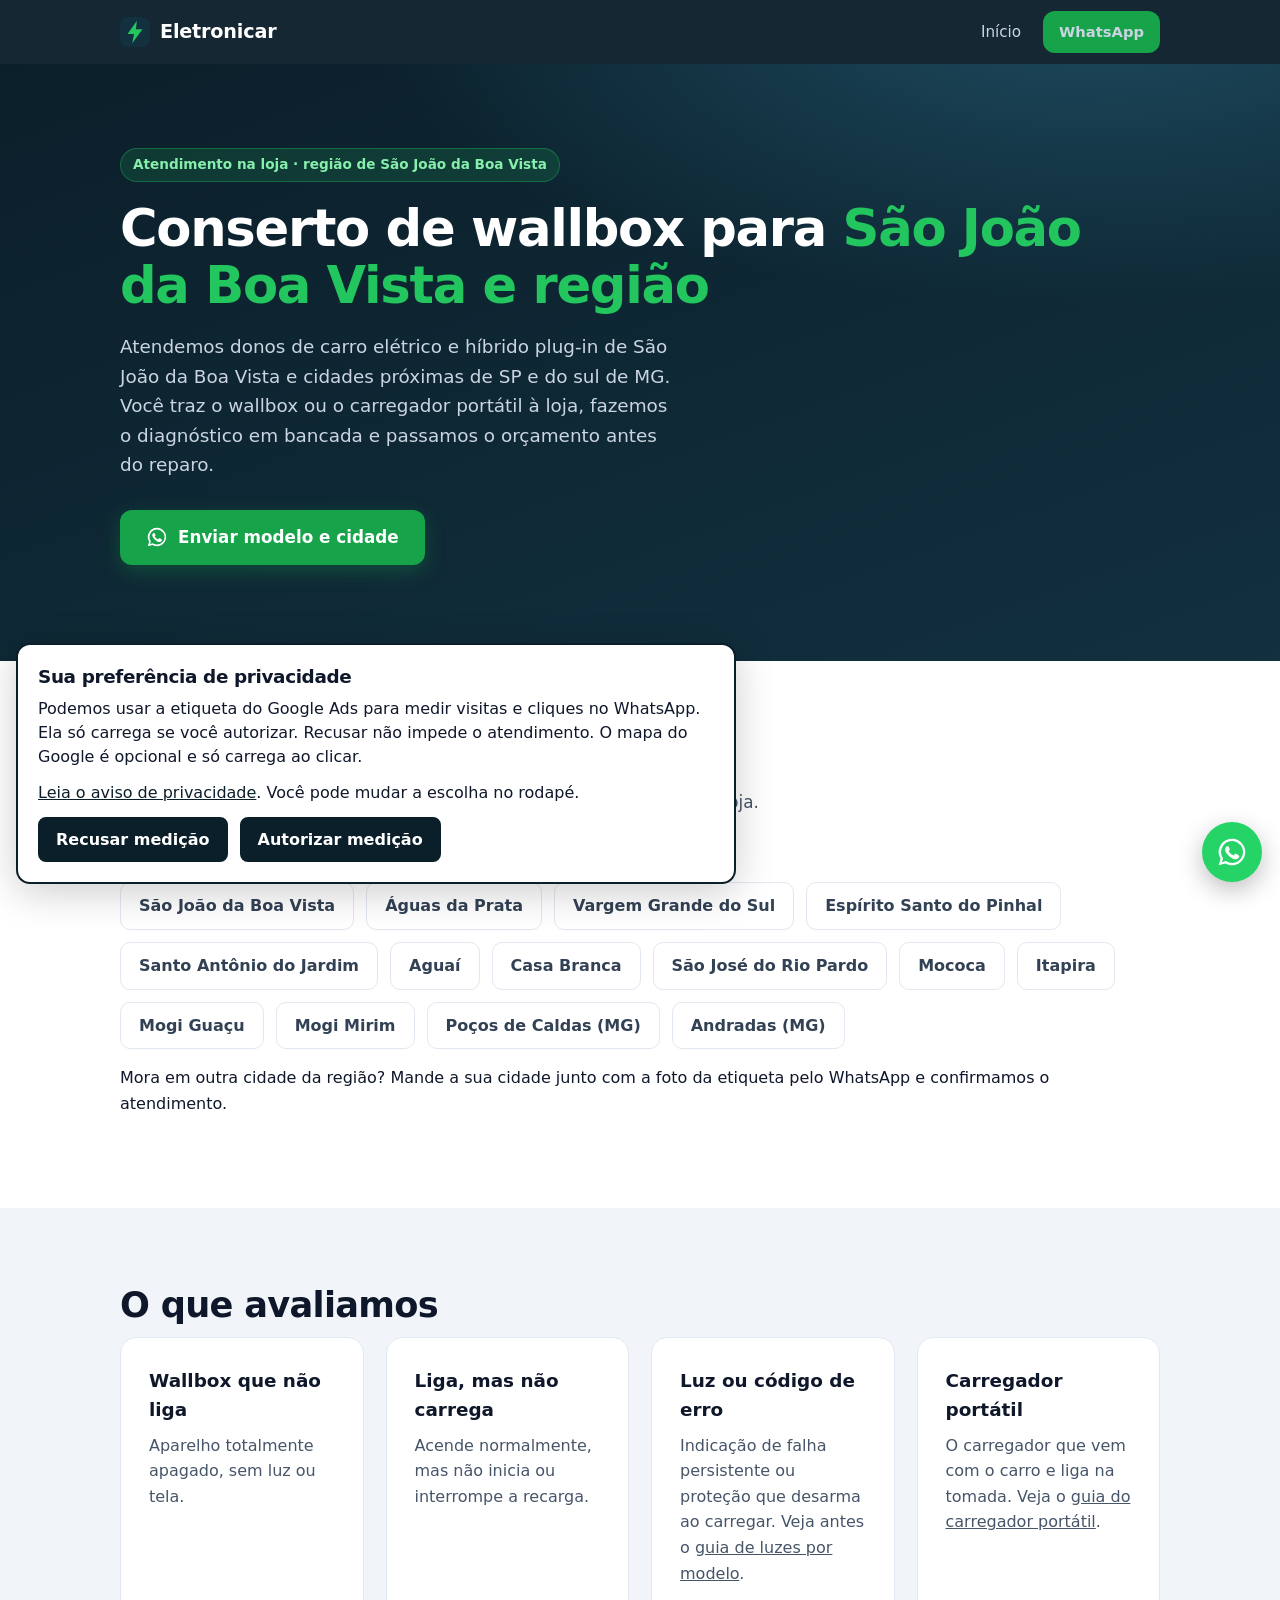
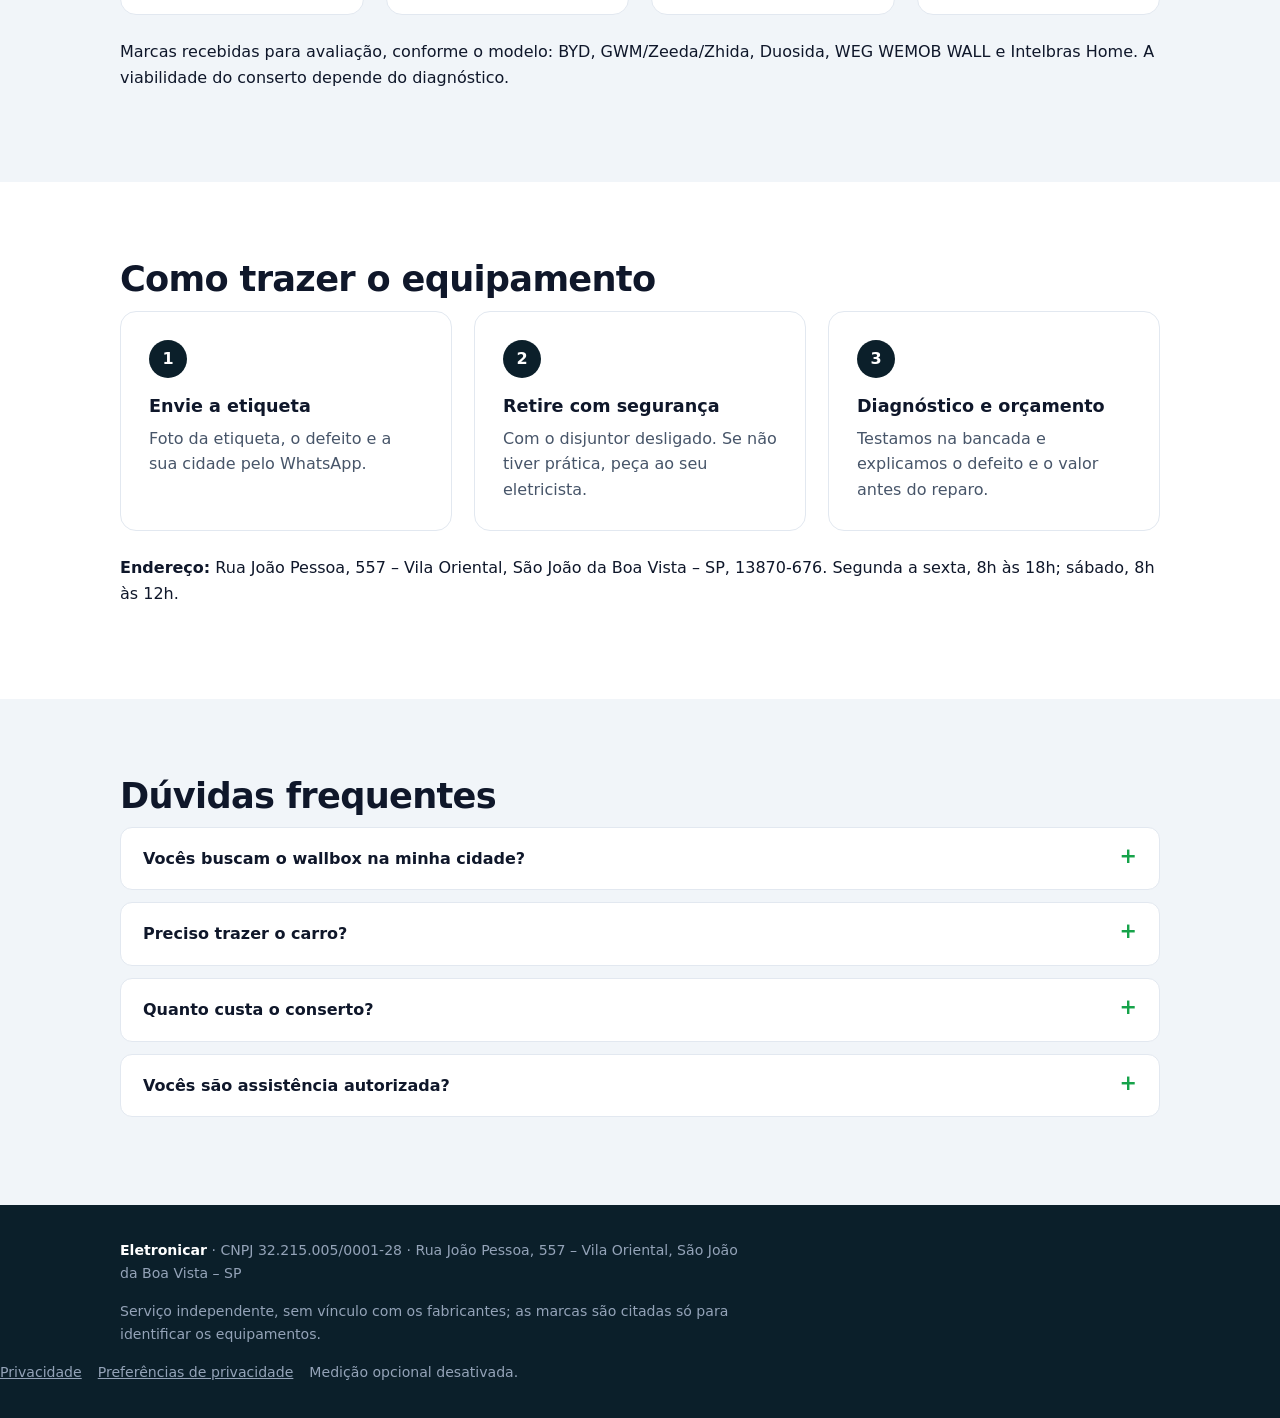
<file: conserto-wallbox-sao-joao-da-boa-vista/index.html>
<!doctype html>
<html lang="pt-BR">
<head>
<meta charset="utf-8">
<meta http-equiv="Content-Security-Policy" content="default-src 'self'; script-src 'self' https://www.googletagmanager.com https://www.googleadservices.com https://www.google.com; script-src-attr 'none'; style-src 'self' 'unsafe-inline'; img-src 'self' data: https://www.googletagmanager.com https://www.googleadservices.com https://googleads.g.doubleclick.net https://pagead2.googlesyndication.com https://www.google.com https://www.google.com.br; connect-src 'self' https://www.googletagmanager.com https://www.googleadservices.com https://googleads.g.doubleclick.net https://pagead2.googlesyndication.com https://ad.doubleclick.net https://www.google.com https://www.google.com.br; frame-src https://www.google.com https://www.googletagmanager.com; object-src 'none'; base-uri 'none'; form-action 'none'; upgrade-insecure-requests">
<meta name="referrer" content="strict-origin-when-cross-origin">
<link rel="stylesheet" href="/assets/privacy.css">
<script defer src="/assets/privacy.js"></script>
<meta name="viewport" content="width=device-width,initial-scale=1">
<title>Conserto de wallbox em São João da Boa Vista e região</title>
<meta name="description" content="Conserto de wallbox AC e carregador EV portátil para São João da Boa Vista e cidades da região (SP e sul de MG). Diagnóstico em bancada e orçamento antes do reparo.">
<link rel="canonical" href="https://eletronicar.com.br/conserto-wallbox-sao-joao-da-boa-vista/">
<meta property="og:title" content="Conserto de wallbox em São João da Boa Vista e região">
<meta property="og:type" content="article">
<meta property="og:locale" content="pt_BR">
<meta name="theme-color" content="#0b1f2a">
<script type="application/ld+json">{"@context":"https://schema.org","@type":"FAQPage","mainEntity":[{"@type":"Question","name":"Vocês buscam o wallbox na minha cidade?","acceptedAnswer":{"@type":"Answer","text":"Não. O atendimento é na loja, em São João da Boa Vista. Você retira o aparelho com o disjuntor desligado, ou pede ao seu eletricista, e traz para o diagnóstico em bancada."}},{"@type":"Question","name":"Preciso trazer o carro?","acceptedAnswer":{"@type":"Answer","text":"Normalmente não. Traga o wallbox ou o carregador portátil. Se o teste com o veículo for necessário, combinamos antes pelo WhatsApp."}},{"@type":"Question","name":"Quanto custa o conserto?","acceptedAnswer":{"@type":"Answer","text":"O valor depende do defeito encontrado. Avaliamos o equipamento e apresentamos o orçamento antes de executar qualquer reparo."}},{"@type":"Question","name":"Vocês são assistência autorizada?","acceptedAnswer":{"@type":"Answer","text":"Não. A Eletronicar é um serviço independente, sem vínculo com os fabricantes. As marcas são citadas só para identificar os equipamentos."}}]}</script>
<style>
:root{--bg:#ffffff;--ink:#0f172a;--muted:#475569;--line:#e2e8f0;--soft:#f1f5f9;--dark:#0b1f2a;--dark2:#12303f;--green:#16a34a;--green-d:#15803d;--accent:#22c55e}
*{box-sizing:border-box}
html{scroll-behavior:smooth}
body{margin:0;font-family:"Inter",system-ui,-apple-system,"Segoe UI",Roboto,sans-serif;color:var(--ink);background:var(--bg);line-height:1.6;-webkit-font-smoothing:antialiased}
a{color:inherit}
.wrap{max-width:1080px;margin:0 auto;padding:0 20px}
header.top{position:sticky;top:0;z-index:10;background:rgba(11,31,42,.96);backdrop-filter:blur(6px);color:#fff}
header.top .wrap{display:flex;align-items:center;justify-content:space-between;height:64px}
.brand{display:flex;align-items:center;gap:10px;font-weight:800;font-size:1.2rem;text-decoration:none;letter-spacing:-.01em}
.brand svg{width:30px;height:30px}
.nav a{color:#cbd5e1;text-decoration:none;margin-left:22px;font-size:.95rem}
.nav a:hover{color:#fff}
.btn{display:inline-flex;align-items:center;justify-content:center;gap:10px;background:var(--green);color:#fff;font-weight:700;text-decoration:none;padding:14px 26px;border-radius:12px;font-size:1.05rem;transition:background .15s,transform .15s;box-shadow:0 6px 20px rgba(22,163,74,.3)}
.btn:hover{background:var(--green-d);transform:translateY(-1px)}
.btn svg{width:22px;height:22px}
.btn.sm{padding:9px 16px;font-size:.92rem;box-shadow:none}
.hero{background:radial-gradient(1200px 500px at 85% -10%,#1d4b5f 0,transparent 60%),linear-gradient(160deg,var(--dark) 0,var(--dark2) 100%);color:#fff;padding:84px 0 96px;position:relative;overflow:hidden}
.hero .wrap{display:grid;grid-template-columns:1.25fr .75fr;gap:48px;align-items:center}
.tag{display:inline-block;background:rgba(34,197,94,.15);color:#86efac;border:1px solid rgba(34,197,94,.35);padding:5px 12px;border-radius:999px;font-size:.85rem;font-weight:600;margin-bottom:18px}
.hero h1{font-size:clamp(2rem,4.6vw,3.2rem);line-height:1.12;margin:0 0 18px;letter-spacing:-.025em}
.hero h1 span{color:var(--accent)}
.hero p.lead{font-size:1.15rem;color:#cbd5e1;max-width:560px;margin:0 0 30px}
.hero .meta{display:flex;flex-wrap:wrap;gap:18px;margin-top:26px;color:#94a3b8;font-size:.93rem}
.hero .meta div{display:flex;align-items:center;gap:7px}
.hero .meta svg{width:18px;height:18px;color:var(--accent)}
.charger{justify-self:center;width:100%;max-width:300px}
section{padding:76px 0}
section.alt{background:var(--soft)}
h2{font-size:clamp(1.6rem,3vw,2.2rem);letter-spacing:-.02em;margin:0 0 10px;line-height:1.2}
.sub{color:var(--muted);margin:0 0 40px;max-width:640px;font-size:1.05rem}
.grid3{display:grid;grid-template-columns:repeat(auto-fit,minmax(220px,1fr));gap:22px}
.card{background:#fff;border:1px solid var(--line);border-radius:16px;padding:28px;transition:box-shadow .2s,transform .2s}
.card:hover{box-shadow:0 12px 30px rgba(15,23,42,.08);transform:translateY(-2px)}
.ico{width:48px;height:48px;border-radius:12px;background:#dcfce7;color:var(--green-d);display:grid;place-items:center;margin-bottom:16px}
.ico svg{width:26px;height:26px}
.card h3{margin:0 0 8px;font-size:1.15rem}
.card p{margin:0;color:var(--muted)}
.steps{counter-reset:s;display:grid;grid-template-columns:repeat(3,1fr);gap:22px}
.step{position:relative;padding:28px;border-radius:16px;background:#fff;border:1px solid var(--line)}
.step::before{counter-increment:s;content:counter(s);display:grid;place-items:center;width:38px;height:38px;border-radius:50%;background:var(--dark);color:#fff;font-weight:800;margin-bottom:14px}
.step h3{margin:0 0 6px;font-size:1.1rem}
.step p{margin:0;color:var(--muted)}
.brands{display:flex;flex-wrap:wrap;gap:12px;margin-top:8px}
.brands span{border:1px solid var(--line);background:#fff;border-radius:10px;padding:10px 18px;font-weight:600;color:#334155}
.split{display:grid;grid-template-columns:1fr 1fr;gap:40px;align-items:start}
.check{list-style:none;padding:0;margin:0}
.check li{display:flex;gap:12px;margin:0 0 14px;color:#334155}
.check svg{flex:none;width:22px;height:22px;color:var(--green);margin-top:2px}
.faq details{background:#fff;border:1px solid var(--line);border-radius:12px;padding:18px 22px;margin-bottom:12px}
.faq summary{cursor:pointer;font-weight:700;list-style:none;display:flex;justify-content:space-between;gap:12px}
.faq summary::after{content:"+";font-size:1.3rem;line-height:1;color:var(--green)}
.faq details[open] summary::after{content:"–"}
.faq p{margin:12px 0 0;color:var(--muted)}
.cta{background:linear-gradient(135deg,var(--dark),var(--dark2));color:#fff;border-radius:22px;padding:52px 40px;text-align:center}
.cta h2{color:#fff}
.cta p{color:#cbd5e1;margin:0 auto 28px;max-width:560px}
.contact{display:grid;grid-template-columns:1fr 1fr;gap:28px;margin-top:40px}
.info{background:#fff;border:1px solid var(--line);border-radius:16px;padding:28px}
.info div{display:flex;gap:12px;margin-bottom:16px}
.info svg{flex:none;width:22px;height:22px;color:var(--green-d);margin-top:3px}
.info b{display:block}
.map{border:0;width:100%;height:100%;min-height:280px;border-radius:16px}
footer{background:var(--dark);color:#94a3b8;padding:34px 0;font-size:.88rem}
footer .wrap{display:flex;flex-wrap:wrap;justify-content:space-between;gap:16px}
footer p{margin:0;max-width:620px}
.float{position:fixed;right:18px;bottom:18px;z-index:20;width:60px;height:60px;border-radius:50%;background:#25d366;display:grid;place-items:center;box-shadow:0 8px 24px rgba(0,0,0,.25)}
.float svg{width:32px;height:32px;color:#fff}
@media (max-width:860px){
 .hero{padding:56px 0 64px}.hero .wrap,.split,.contact{grid-template-columns:1fr}
 .charger{display:none}.grid3,.steps{grid-template-columns:1fr}.nav a:not(.btn){display:none}
 section{padding:56px 0}.cta{padding:40px 22px}
}
section[id]{scroll-margin-top:80px}.table-scroll{overflow-x:auto;margin:24px 0;border:1px solid var(--line);border-radius:12px;background:#fff}table{width:100%;border-collapse:collapse;min-width:300px;text-align:left}caption{text-align:left;padding:16px;font-weight:700}th,td{padding:14px 16px;border-top:1px solid var(--line);vertical-align:top}th{background:var(--dark);color:#fff}.source{font-size:.9rem;color:var(--muted)}.source a{text-decoration:underline}main nav a{display:inline-block;margin:4px 8px 4px 0;text-underline-offset:3px}.hero time{white-space:nowrap}</style>
</head>
<body>
<body>
<svg width="0" height="0" style="position:absolute">
 <symbol id="wa" viewBox="0 0 24 24"><path fill="currentColor" d="M12 2a10 10 0 0 0-8.6 15.1L2 22l5-1.3A10 10 0 1 0 12 2Zm0 18.2a8.2 8.2 0 0 1-4.2-1.2l-.3-.2-3 .8.8-2.9-.2-.3A8.2 8.2 0 1 1 12 20.2Zm4.5-6.1c-.2-.1-1.5-.7-1.7-.8-.2-.1-.4-.1-.6.1l-.8 1c-.1.2-.3.2-.5.1a6.7 6.7 0 0 1-3.3-2.9c-.3-.4.2-.4.7-1.3.1-.2 0-.3 0-.4l-.8-1.8c-.2-.5-.4-.4-.6-.4h-.5a1 1 0 0 0-.7.3 3 3 0 0 0-.9 2.2 5.1 5.1 0 0 0 1.1 2.7 11.6 11.6 0 0 0 4.4 3.9c1.6.7 2.3.8 3.1.6a2.7 2.7 0 0 0 1.8-1.2 2.2 2.2 0 0 0 .2-1.3c-.1-.1-.3-.2-.5-.3Z"/></symbol>
 <symbol id="ok" viewBox="0 0 24 24"><path fill="none" stroke="currentColor" stroke-width="2.4" stroke-linecap="round" stroke-linejoin="round" d="m5 12.5 4.5 4.5L19 7.5"/></symbol>
 <symbol id="pin" viewBox="0 0 24 24"><path fill="none" stroke="currentColor" stroke-width="2" d="M12 21s-7-6.2-7-11.5a7 7 0 0 1 14 0C19 14.8 12 21 12 21Z"/><circle cx="12" cy="9.5" r="2.5" fill="none" stroke="currentColor" stroke-width="2"/></symbol>
 <symbol id="clock" viewBox="0 0 24 24"><circle cx="12" cy="12" r="9" fill="none" stroke="currentColor" stroke-width="2"/><path d="M12 7v5l3 2" fill="none" stroke="currentColor" stroke-width="2" stroke-linecap="round"/></symbol>
 <symbol id="phone" viewBox="0 0 24 24"><path fill="none" stroke="currentColor" stroke-width="2" stroke-linejoin="round" d="M5 3h4l2 5-2.5 1.5a11 11 0 0 0 6 6L16 13l5 2v4a2 2 0 0 1-2 2A16 16 0 0 1 3 5a2 2 0 0 1 2-2Z"/></symbol>
</svg>
<header class="top"><div class="wrap">
 <a class="brand" href="/"><svg viewBox="0 0 32 32"><rect width="32" height="32" rx="8" fill="#12303f"/><path d="M18 4 8 18h7l-2 10 11-15h-7z" fill="#22c55e"/></svg>Eletronicar</a>
 <nav class="nav"><a href="/">Início</a><a class="btn sm wa-link" href="https://wa.me/5519983419373?text=Ol%C3%A1%2C%20fiz%20as%20verifica%C3%A7%C3%B5es%20e%20meu%20wallbox%20continua%20sem%20carregar.">WhatsApp</a></nav>
</div></header>


<main>
<section class="hero"><div class="wrap" style="grid-template-columns:1fr"><div>
 <span class="tag">Atendimento na loja · região de São João da Boa Vista</span>
 <h1>Conserto de wallbox para <span>São João da Boa Vista e região</span></h1>
 <p class="lead">Atendemos donos de carro elétrico e híbrido plug-in de São João da Boa Vista e cidades próximas de SP e do sul de MG. Você traz o wallbox ou o carregador portátil à loja, fazemos o diagnóstico em bancada e passamos o orçamento antes do reparo.</p>
 <a class="btn wa-link" href="https://wa.me/5519983419373?text=Ol%C3%A1%2C%20sou%20da%20regi%C3%A3o%20e%20quero%20avaliar%20meu%20wallbox."><svg><use href="#wa"/></svg>Enviar modelo e cidade</a>
</div></div></section>

<section><div class="wrap">
 <h2>Cidades atendidas</h2>
 <p class="sub">Recebemos equipamentos de clientes num raio de cerca de 100 km da loja. Algumas das cidades de onde mais vêm pedidos de avaliação:</p>
 <div class="brands">
  <span>São João da Boa Vista</span><span>Águas da Prata</span><span>Vargem Grande do Sul</span><span>Espírito Santo do Pinhal</span><span>Santo Antônio do Jardim</span><span>Aguaí</span><span>Casa Branca</span><span>São José do Rio Pardo</span><span>Mococa</span><span>Itapira</span><span>Mogi Guaçu</span><span>Mogi Mirim</span><span>Poços de Caldas (MG)</span><span>Andradas (MG)</span>
 </div>
 <p>Mora em outra cidade da região? Mande a sua cidade junto com a foto da etiqueta pelo WhatsApp e confirmamos o atendimento.</p>
</div></section>

<section class="alt"><div class="wrap">
 <h2>O que avaliamos</h2>
 <div class="grid3">
  <div class="card"><h3>Wallbox que não liga</h3><p>Aparelho totalmente apagado, sem luz ou tela.</p></div>
  <div class="card"><h3>Liga, mas não carrega</h3><p>Acende normalmente, mas não inicia ou interrompe a recarga.</p></div>
  <div class="card"><h3>Luz ou código de erro</h3><p>Indicação de falha persistente ou proteção que desarma ao carregar. Veja antes o <a href="/wallbox-nao-liga/">guia de luzes por modelo</a>.</p></div>
  <div class="card"><h3>Carregador portátil</h3><p>O carregador que vem com o carro e liga na tomada. Veja o <a href="/carregador-portatil-nao-carrega/">guia do carregador portátil</a>.</p></div>
 </div>
 <p style="margin-top:24px">Marcas recebidas para avaliação, conforme o modelo: BYD, GWM/Zeeda/Zhida, Duosida, WEG WEMOB WALL e Intelbras Home. A viabilidade do conserto depende do diagnóstico.</p>
</div></section>

<section><div class="wrap">
 <h2>Como trazer o equipamento</h2>
 <div class="steps">
  <div class="step"><h3>Envie a etiqueta</h3><p>Foto da etiqueta, o defeito e a sua cidade pelo WhatsApp.</p></div>
  <div class="step"><h3>Retire com segurança</h3><p>Com o disjuntor desligado. Se não tiver prática, peça ao seu eletricista.</p></div>
  <div class="step"><h3>Diagnóstico e orçamento</h3><p>Testamos na bancada e explicamos o defeito e o valor antes do reparo.</p></div>
 </div>
 <p style="margin-top:24px"><strong>Endereço:</strong> Rua João Pessoa, 557 – Vila Oriental, São João da Boa Vista – SP, 13870-676. Segunda a sexta, 8h às 18h; sábado, 8h às 12h.</p>
</div></section>

<section class="alt" id="duvidas"><div class="wrap faq">
 <h2>Dúvidas frequentes</h2>
 <details><summary>Vocês buscam o wallbox na minha cidade?</summary><p>Não. O atendimento é na loja, em São João da Boa Vista. Você retira o aparelho com o disjuntor desligado, ou pede ao seu eletricista, e traz para o diagnóstico em bancada.</p></details>
 <details><summary>Preciso trazer o carro?</summary><p>Normalmente não. Traga o wallbox ou o carregador portátil. Se o teste com o veículo for necessário, combinamos antes pelo WhatsApp.</p></details>
 <details><summary>Quanto custa o conserto?</summary><p>O valor depende do defeito encontrado. Avaliamos o equipamento e apresentamos o orçamento antes de executar qualquer reparo.</p></details>
 <details><summary>Vocês são assistência autorizada?</summary><p>Não. A Eletronicar é um serviço independente, sem vínculo com os fabricantes. As marcas são citadas só para identificar os equipamentos.</p></details>
</div></section>
</main>

<footer><div class="wrap">
 <p><b style="color:#fff">Eletronicar</b> · CNPJ 32.215.005/0001-28 · Rua João Pessoa, 557 – Vila Oriental, São João da Boa Vista – SP</p>
 <p>Serviço independente, sem vínculo com os fabricantes; as marcas são citadas só para identificar os equipamentos.</p>
</div><div class="privacy-footer"><a href="/privacidade/">Privacidade</a><button type="button" data-privacy-open>Preferências de privacidade</button><span id="privacy-status" role="status"></span></div></footer>

<a class="float wa-link" href="https://wa.me/5519983419373?text=Ol%C3%A1%2C%20meu%20wallbox%20est%C3%A1%20com%20defeito." aria-label="Chamar no WhatsApp"><svg><use href="#wa"/></svg></a>

<section id="privacy-panel" class="privacy-panel" aria-labelledby="privacy-title" hidden>
<h2 id="privacy-title">Sua preferência de privacidade</h2>
<p>Podemos usar a etiqueta do Google Ads para medir visitas e cliques no WhatsApp. Ela só carrega se você autorizar. Recusar não impede o atendimento. O mapa do Google é opcional e só carrega ao clicar.</p>
<p><a href="/privacidade/">Leia o aviso de privacidade</a>. Você pode mudar a escolha no rodapé.</p>
<div class="privacy-actions"><button type="button" data-privacy-choice="reject">Recusar medição</button><button type="button" data-privacy-choice="accept">Autorizar medição</button></div>
</section>
<noscript><p>JavaScript está desativado: a medição opcional e o mapa incorporado não são carregados. O contato por WhatsApp continua disponível.</p></noscript>
</body>
</html>
</file>
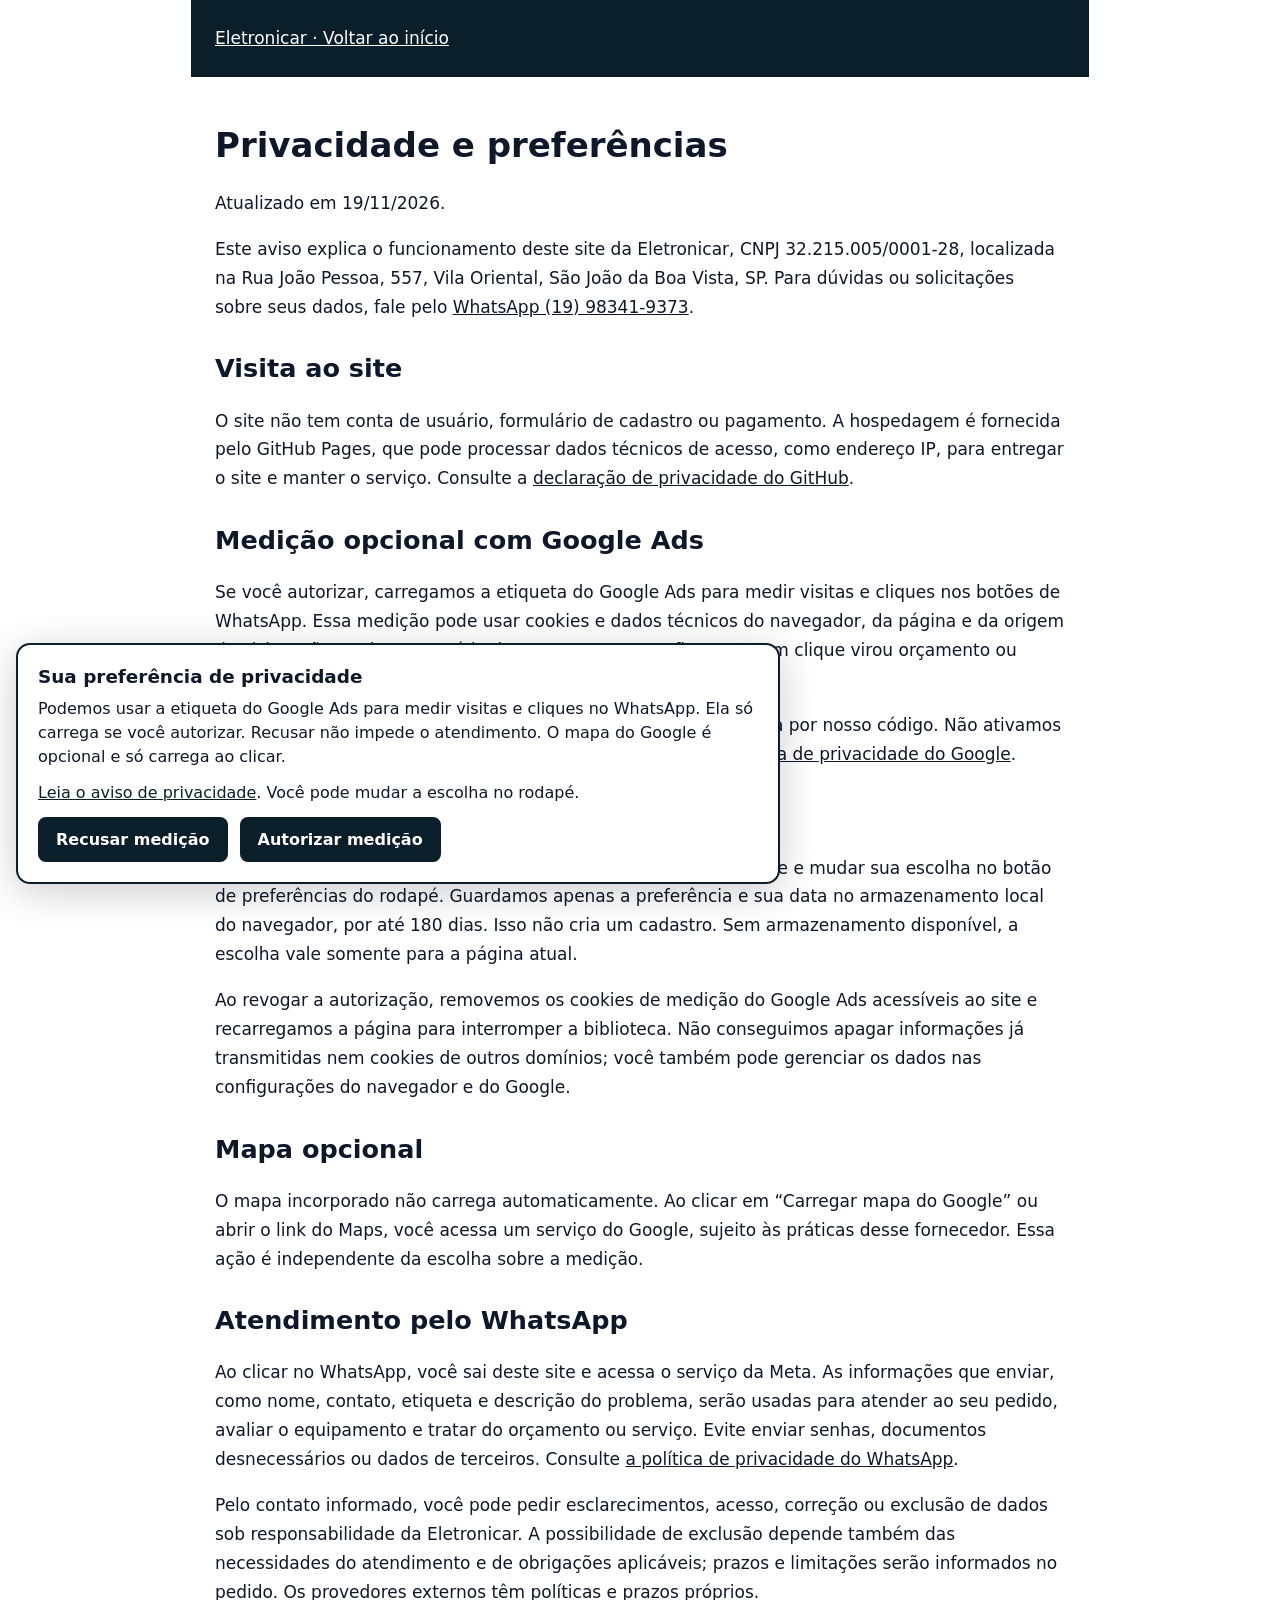
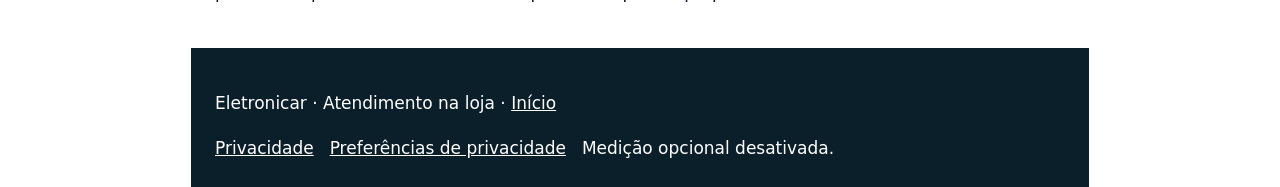
<file: privacidade/index.html>
<!doctype html><html lang="pt-BR"><head><meta charset="utf-8">
<meta http-equiv="Content-Security-Policy" content="default-src 'self'; script-src 'self' https://www.googletagmanager.com https://www.googleadservices.com https://www.google.com; script-src-attr 'none'; style-src 'self' 'unsafe-inline'; img-src 'self' data: https://www.googletagmanager.com https://www.googleadservices.com https://googleads.g.doubleclick.net https://pagead2.googlesyndication.com https://www.google.com https://www.google.com.br; connect-src 'self' https://www.googletagmanager.com https://www.googleadservices.com https://googleads.g.doubleclick.net https://pagead2.googlesyndication.com https://ad.doubleclick.net https://www.google.com https://www.google.com.br; frame-src https://www.google.com https://www.googletagmanager.com; object-src 'none'; base-uri 'none'; form-action 'none'; upgrade-insecure-requests">
<meta name="referrer" content="strict-origin-when-cross-origin">
<link rel="stylesheet" href="/assets/privacy.css">
<script defer src="/assets/privacy.js"></script>
<meta name="viewport" content="width=device-width,initial-scale=1"><title>Privacidade e preferências | Eletronicar</title><meta name="description" content="Entenda a medição opcional do site, o mapa do Google e o contato pelo WhatsApp da Eletronicar."><link rel="canonical" href="https://eletronicar.com.br/privacidade/">
<style>body{margin:0;color:#0f172a;background:#fff;font:17px/1.7 system-ui,sans-serif}main,header,footer{max-width:850px;margin:auto;padding:24px}header,footer{background:#0b1f2a;color:#fff}a{color:inherit}h1,h2{line-height:1.25}h2{margin-top:32px}.privacy-panel h2{margin-top:0}</style></head><body>
<header><a href="/">Eletronicar · Voltar ao início</a></header><main>
<h1>Privacidade e preferências</h1><p>Atualizado em 19/11/2026.</p>
<p>Este aviso explica o funcionamento deste site da Eletronicar, CNPJ 32.215.005/0001-28, localizada na Rua João Pessoa, 557, Vila Oriental, São João da Boa Vista, SP. Para dúvidas ou solicitações sobre seus dados, fale pelo <a class="wa-link" href="https://wa.me/5519983419373">WhatsApp (19) 98341-9373</a>.</p>
<h2>Visita ao site</h2><p>O site não tem conta de usuário, formulário de cadastro ou pagamento. A hospedagem é fornecida pelo GitHub Pages, que pode processar dados técnicos de acesso, como endereço IP, para entregar o site e manter o serviço. Consulte a <a href="https://docs.github.com/pt/site-policy/privacy-policies/github-general-privacy-statement">declaração de privacidade do GitHub</a>.</p>
<h2>Medição opcional com Google Ads</h2><p>Se você autorizar, carregamos a etiqueta do Google Ads para medir visitas e cliques nos botões de WhatsApp. Essa medição pode usar cookies e dados técnicos do navegador, da página e da origem da visita. Não mede o conteúdo da conversa nem confirma que um clique virou orçamento ou serviço.</p>
<p>Antes da autorização, ou após recusar, a etiqueta não é carregada por nosso código. Não ativamos personalização de anúncios nesta configuração. Consulte <a href="https://policies.google.com/privacy?hl=pt-BR">a política de privacidade do Google</a>.</p>
<h2>Sua escolha</h2><p>Você pode autorizar ou recusar a medição com a mesma facilidade e mudar sua escolha no botão de preferências do rodapé. Guardamos apenas a preferência e sua data no armazenamento local do navegador, por até 180 dias. Isso não cria um cadastro. Sem armazenamento disponível, a escolha vale somente para a página atual.</p>
<p>Ao revogar a autorização, removemos os cookies de medição do Google Ads acessíveis ao site e recarregamos a página para interromper a biblioteca. Não conseguimos apagar informações já transmitidas nem cookies de outros domínios; você também pode gerenciar os dados nas configurações do navegador e do Google.</p>
<h2>Mapa opcional</h2><p>O mapa incorporado não carrega automaticamente. Ao clicar em “Carregar mapa do Google” ou abrir o link do Maps, você acessa um serviço do Google, sujeito às práticas desse fornecedor. Essa ação é independente da escolha sobre a medição.</p>
<h2>Atendimento pelo WhatsApp</h2><p>Ao clicar no WhatsApp, você sai deste site e acessa o serviço da Meta. As informações que enviar, como nome, contato, etiqueta e descrição do problema, serão usadas para atender ao seu pedido, avaliar o equipamento e tratar do orçamento ou serviço. Evite enviar senhas, documentos desnecessários ou dados de terceiros. Consulte <a href="https://www.whatsapp.com/legal/privacy-policy">a política de privacidade do WhatsApp</a>.</p>
<p>Pelo contato informado, você pode pedir esclarecimentos, acesso, correção ou exclusão de dados sob responsabilidade da Eletronicar. A possibilidade de exclusão depende também das necessidades do atendimento e de obrigações aplicáveis; prazos e limitações serão informados no pedido. Os provedores externos têm políticas e prazos próprios.</p>
</main><footer><p>Eletronicar · Atendimento na loja · <a href="/">Início</a></p><div class="privacy-footer"><a href="/privacidade/">Privacidade</a><button type="button" data-privacy-open>Preferências de privacidade</button><span id="privacy-status" role="status"></span></div></footer><section id="privacy-panel" class="privacy-panel" aria-labelledby="privacy-title" hidden>
<h2 id="privacy-title">Sua preferência de privacidade</h2>
<p>Podemos usar a etiqueta do Google Ads para medir visitas e cliques no WhatsApp. Ela só carrega se você autorizar. Recusar não impede o atendimento. O mapa do Google é opcional e só carrega ao clicar.</p>
<p><a href="/privacidade/">Leia o aviso de privacidade</a>. Você pode mudar a escolha no rodapé.</p>
<div class="privacy-actions"><button type="button" data-privacy-choice="reject">Recusar medição</button><button type="button" data-privacy-choice="accept">Autorizar medição</button></div>
</section><noscript><p>A medição opcional não é carregada sem JavaScript.</p></noscript></body></html>
</file>
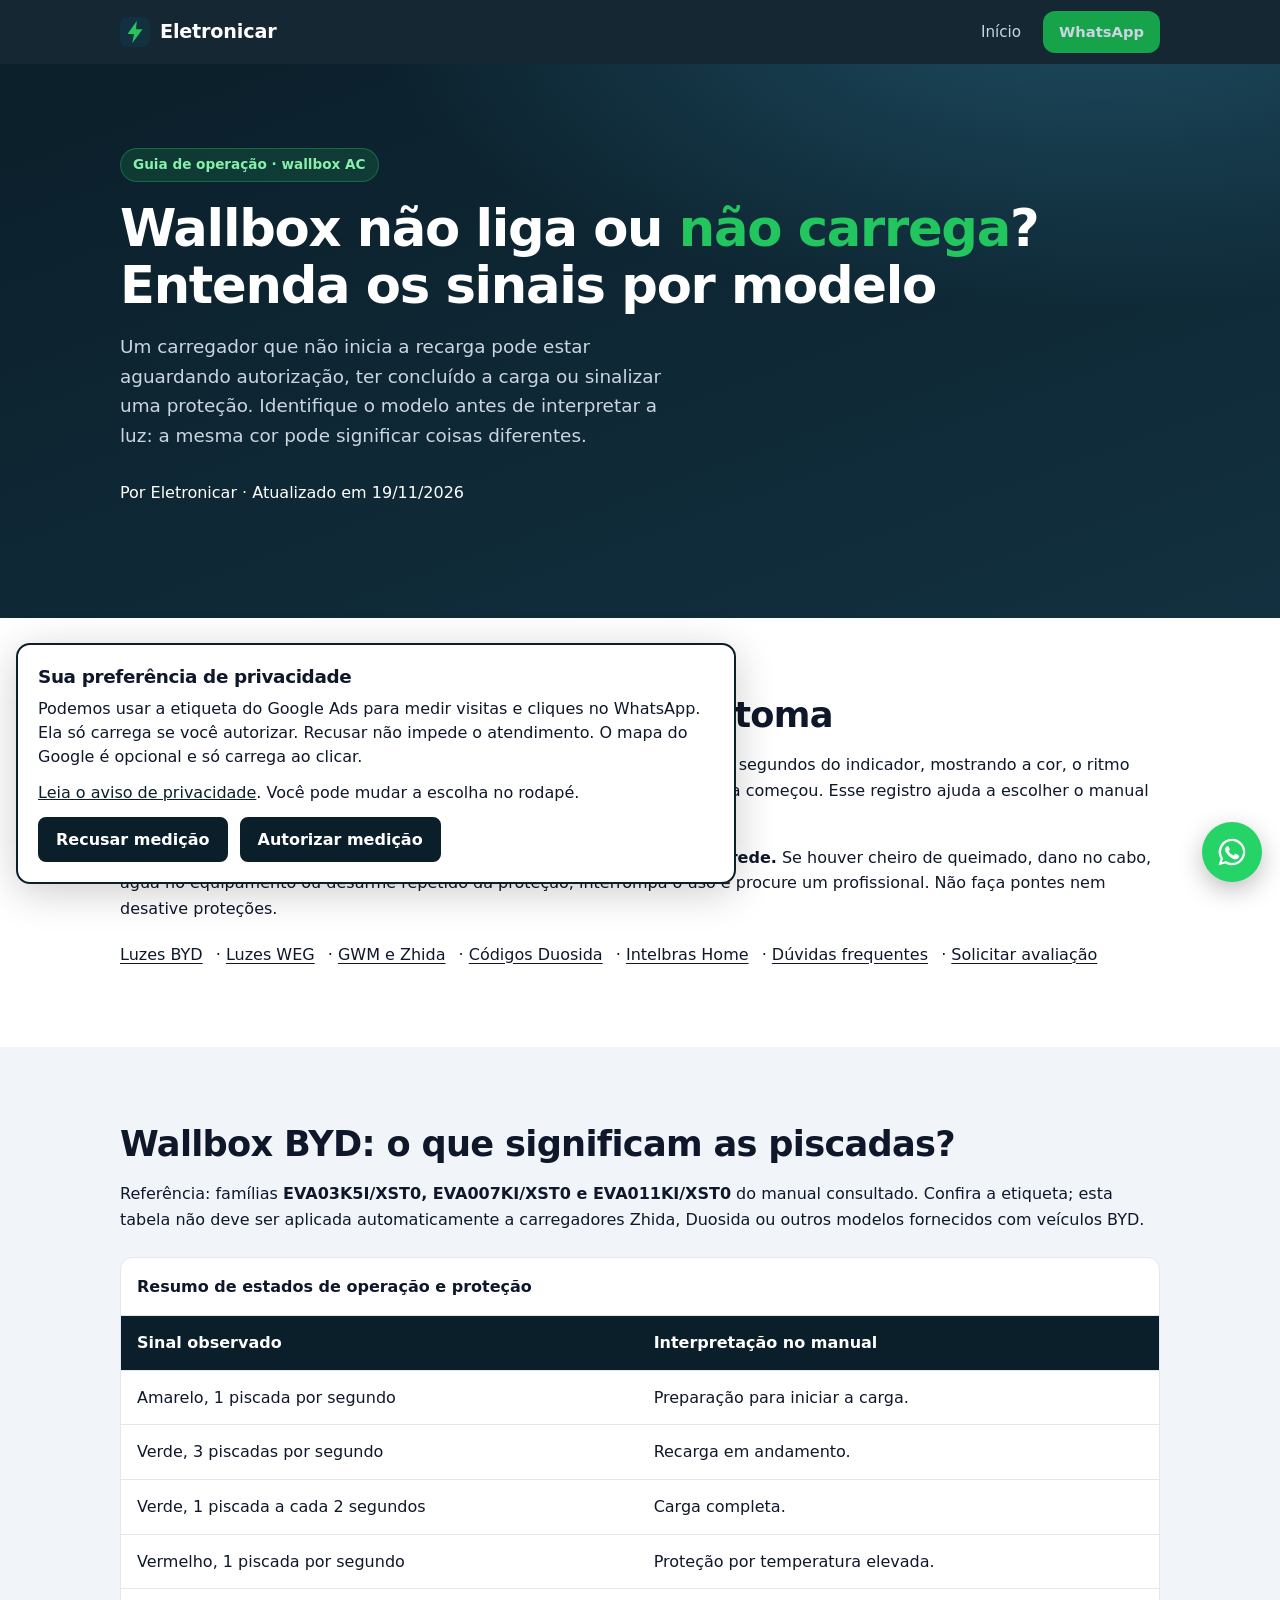
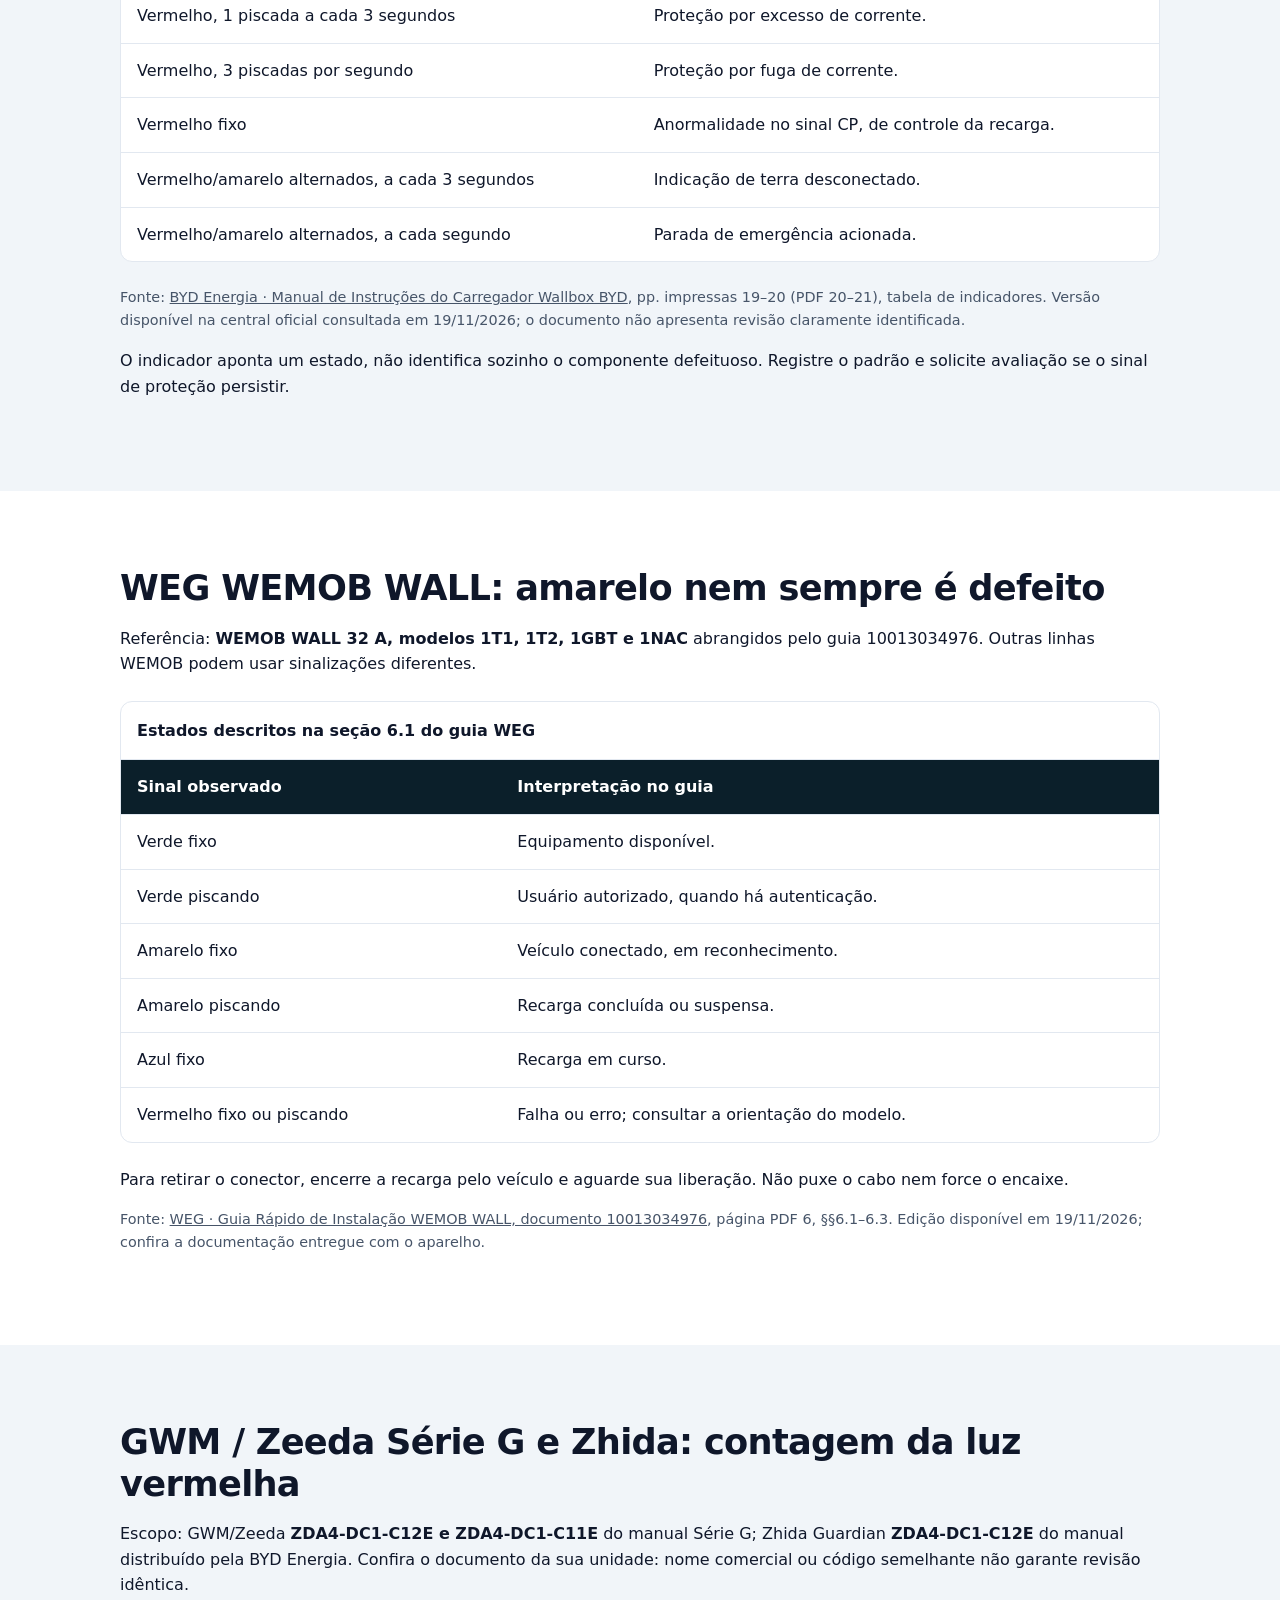
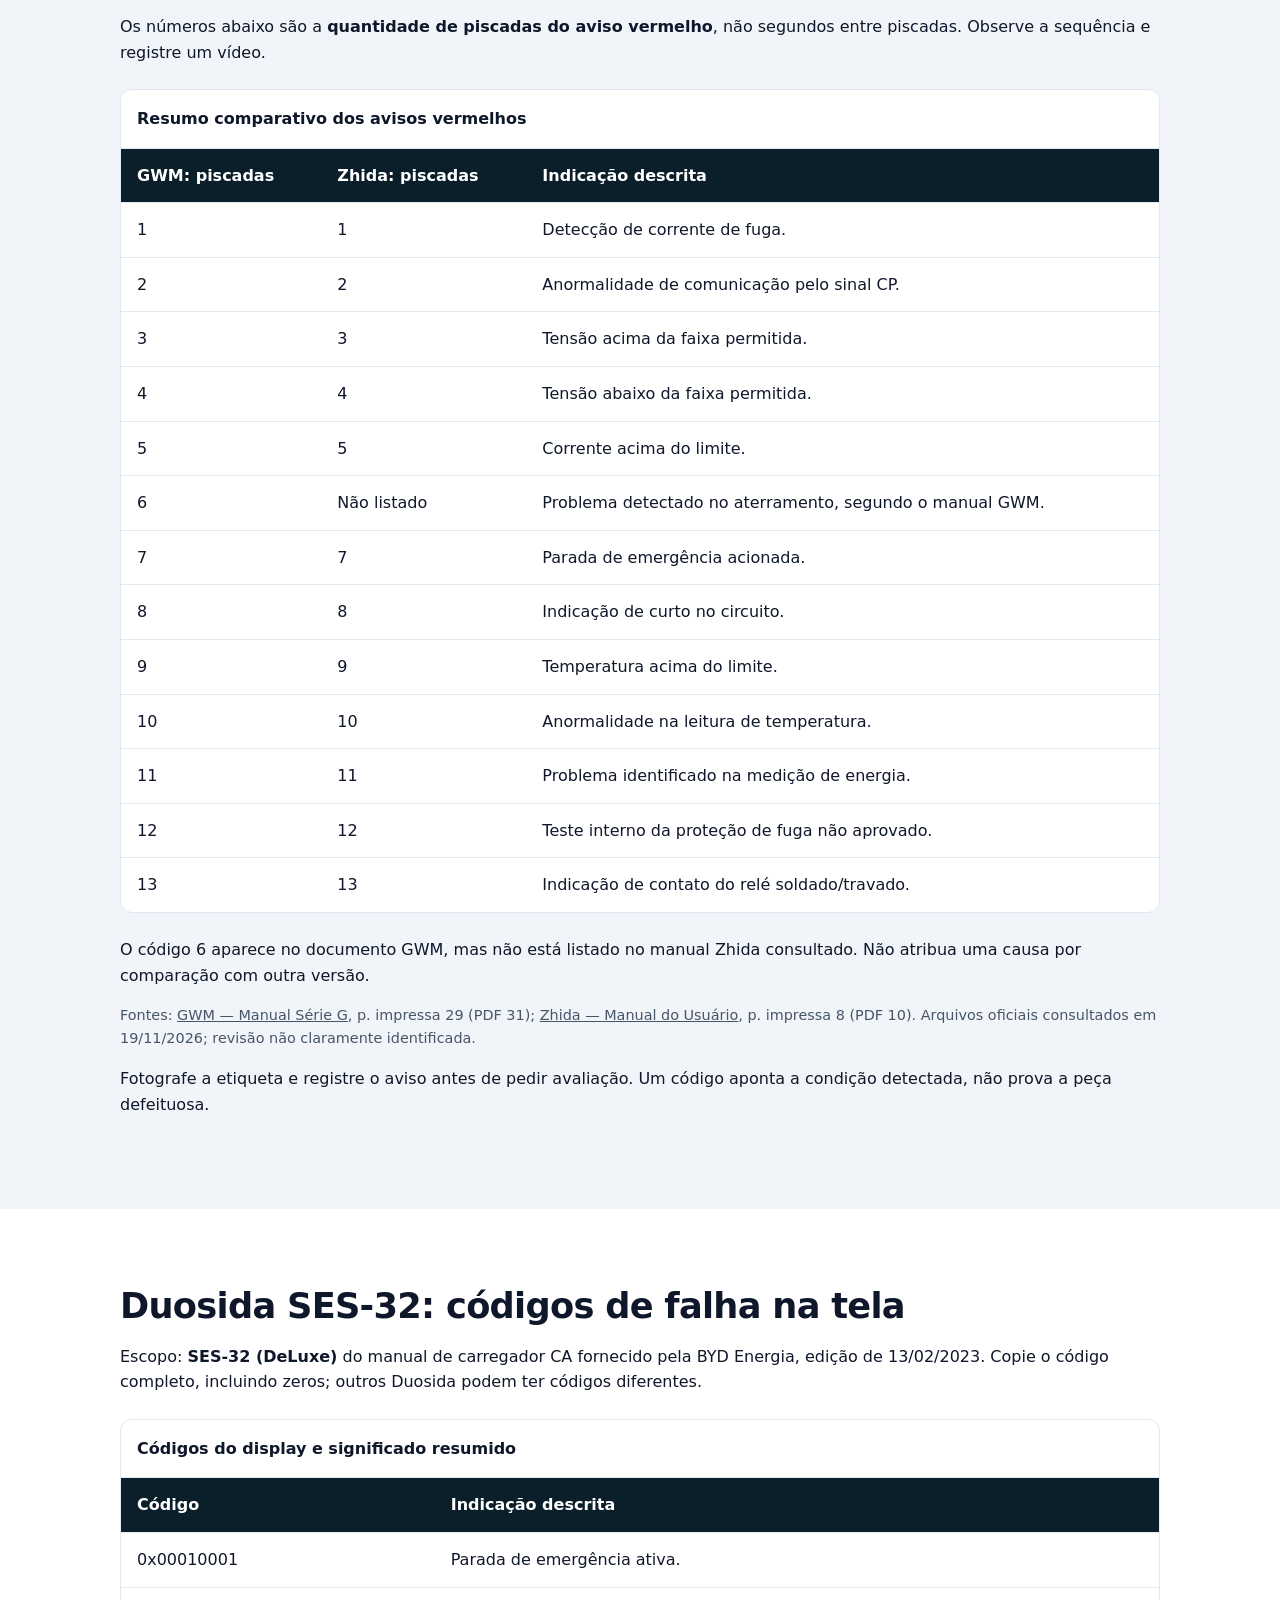
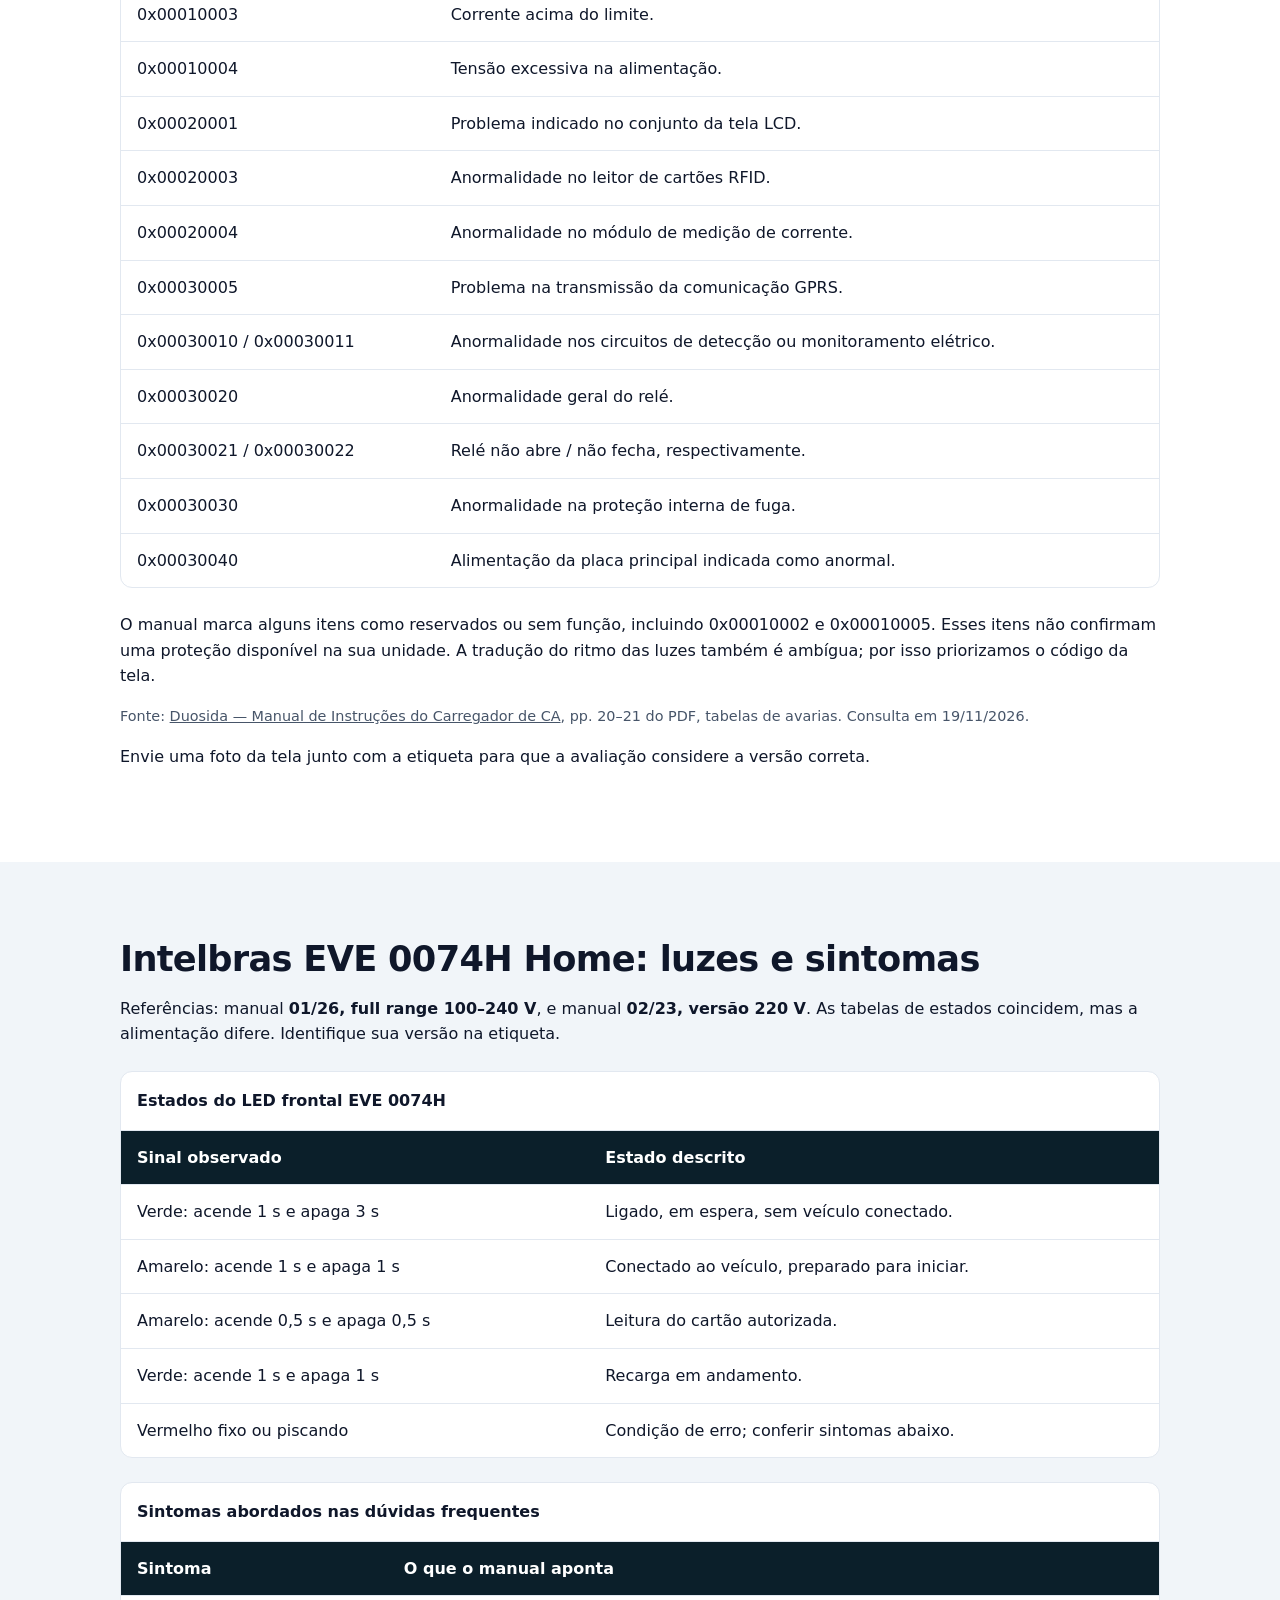
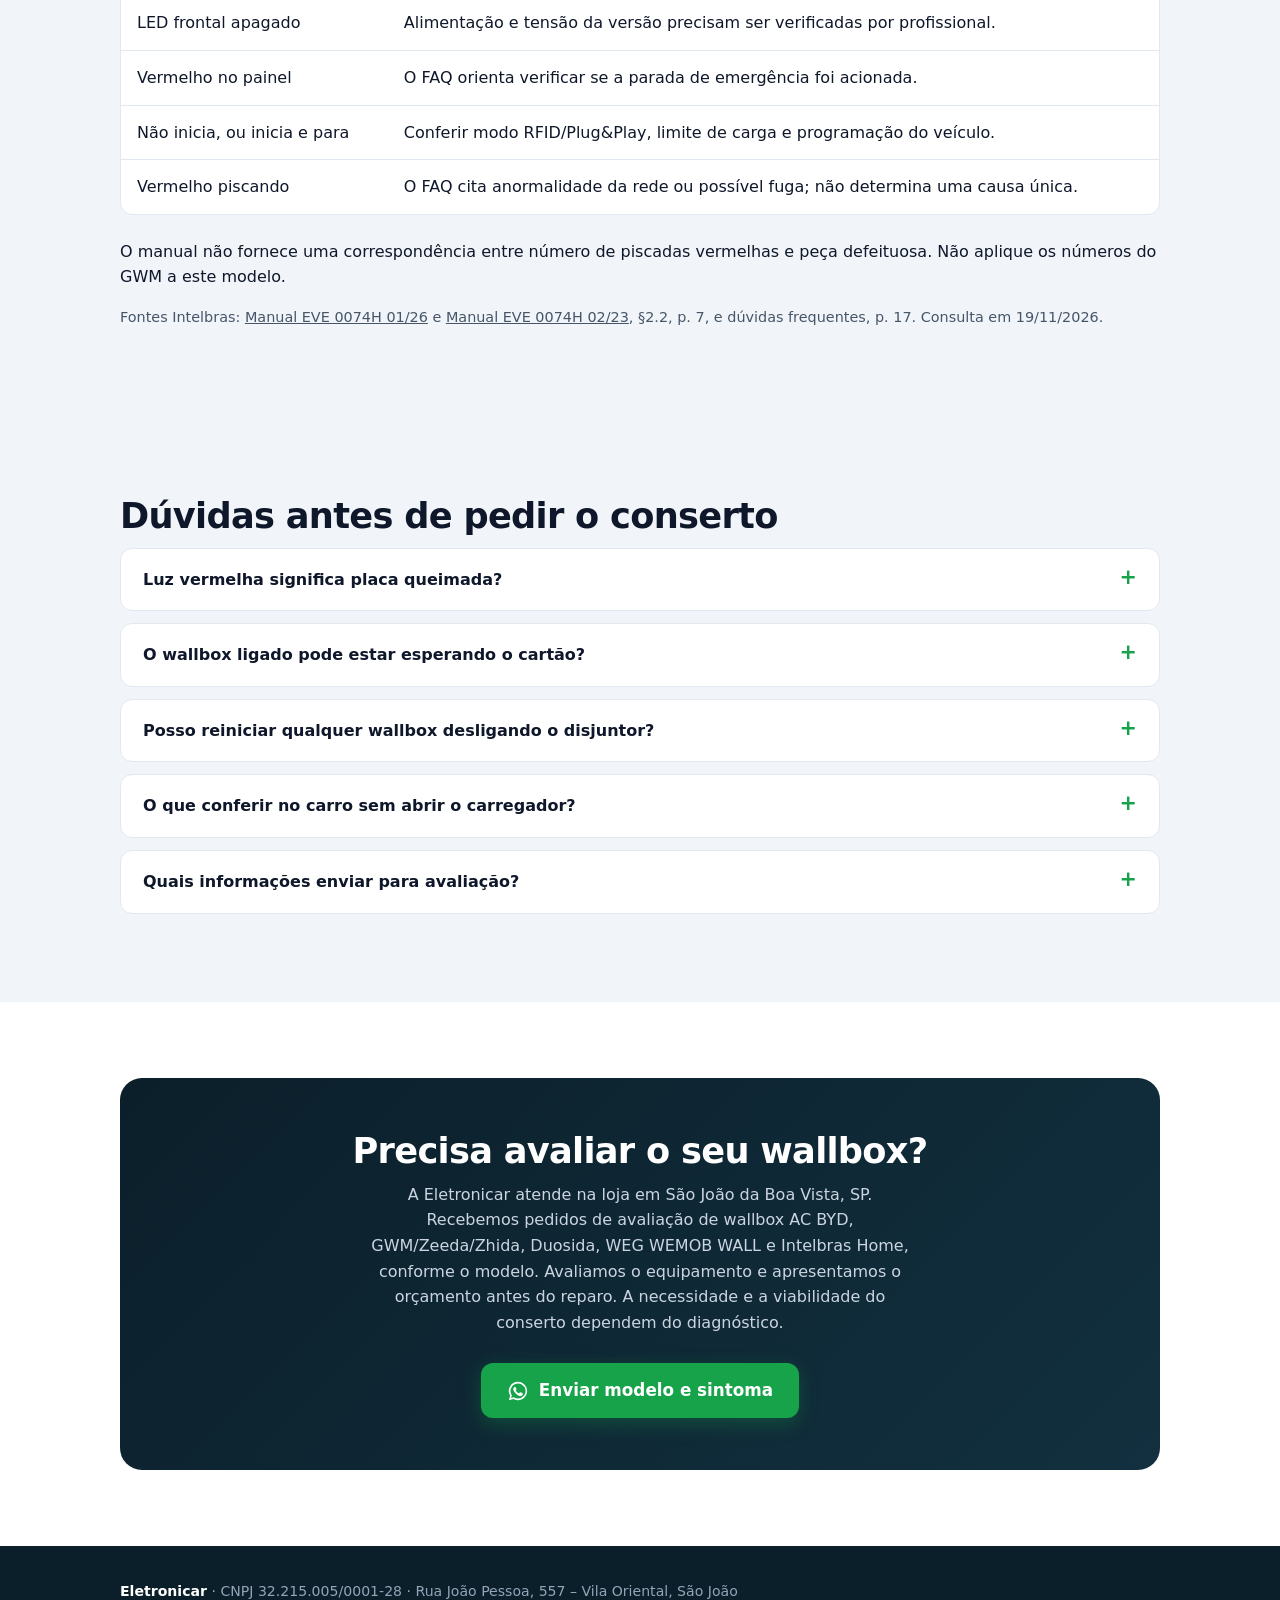
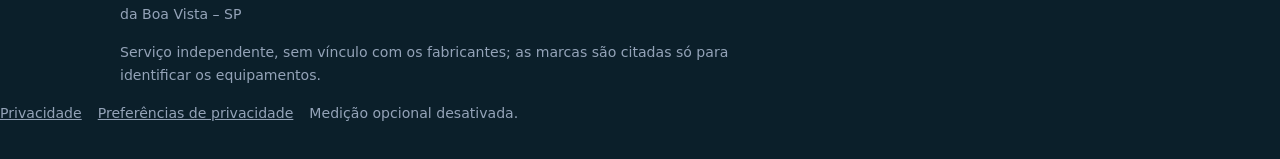
<file: wallbox-nao-liga/index.html>
<!doctype html>
<html lang="pt-BR">
<head>
<meta charset="utf-8">
<meta http-equiv="Content-Security-Policy" content="default-src 'self'; script-src 'self' https://www.googletagmanager.com https://www.googleadservices.com https://www.google.com; script-src-attr 'none'; style-src 'self' 'unsafe-inline'; img-src 'self' data: https://www.googletagmanager.com https://www.googleadservices.com https://googleads.g.doubleclick.net https://pagead2.googlesyndication.com https://www.google.com https://www.google.com.br; connect-src 'self' https://www.googletagmanager.com https://www.googleadservices.com https://googleads.g.doubleclick.net https://pagead2.googlesyndication.com https://ad.doubleclick.net https://www.google.com https://www.google.com.br; frame-src https://www.google.com https://www.googletagmanager.com; object-src 'none'; base-uri 'none'; form-action 'none'; upgrade-insecure-requests">
<meta name="referrer" content="strict-origin-when-cross-origin">
<link rel="stylesheet" href="/assets/privacy.css">
<script defer src="/assets/privacy.js"></script>
<meta name="viewport" content="width=device-width,initial-scale=1">
<title>Wallbox: falhas BYD, GWM, Duosida, WEG e Intelbras</title>
<meta name="description" content="Consulte luzes e códigos de falha de wallbox BYD, GWM, Zhida, Duosida, WEG e Intelbras. Tabelas por modelo, fontes oficiais e orientação para avaliação.">
<link rel="canonical" href="https://eletronicar.com.br/wallbox-nao-liga/">
<meta property="og:title" content="Wallbox: luzes e códigos de falha por modelo">
<meta property="og:type" content="article">
<meta property="og:locale" content="pt_BR">
<meta name="theme-color" content="#0b1f2a">
<script type="application/ld+json">{"@context":"https://schema.org","@type":"FAQPage","mainEntity":[{"@type":"Question","name":"Luz vermelha significa placa queimada?","acceptedAnswer":{"@type":"Answer","text":"Não. É uma sinalização que precisa ser interpretada pelo manual do modelo. O diagnóstico deve distinguir instalação elétrica, comunicação com o veículo, cabo e defeito interno antes de indicar uma peça."}},{"@type":"Question","name":"O wallbox ligado pode estar esperando o cartão?","acceptedAnswer":{"@type":"Answer","text":"Se o equipamento estiver configurado para autenticação, a autorização faz parte do início da recarga. Confira essa configuração no manual do seu modelo. A ausência de carga, isoladamente, não comprova defeito."}},{"@type":"Question","name":"Posso reiniciar qualquer wallbox desligando o disjuntor?","acceptedAnswer":{"@type":"Answer","text":"Não use um procedimento genérico. Consulte o manual do aparelho e encerre a carga pelo método previsto antes de qualquer reinício. Se a proteção desarma ou há sinais de dano, interrompa o uso e procure avaliação."}},{"@type":"Question","name":"O que conferir no carro sem abrir o carregador?","acceptedAnswer":{"@type":"Answer","text":"Consulte no painel ou aplicativo do veículo o estado da carga, os avisos e eventual programação de horário. Observe se o conector está corretamente encaixado, sem forçar ou tocar nos contatos. Siga o manual do veículo."}},{"@type":"Question","name":"Quais informações enviar para avaliação?","acceptedAnswer":{"@type":"Answer","text":"Envie o modelo do wallbox, o modelo do veículo, a descrição do sintoma e um vídeo das luzes. Informe se o problema começou após instalação, queda de energia ou mudança de configuração. Evite publicar endereço, placa do carro e número de série em comentários públicos."}}]}</script>
<style>
:root{--bg:#ffffff;--ink:#0f172a;--muted:#475569;--line:#e2e8f0;--soft:#f1f5f9;--dark:#0b1f2a;--dark2:#12303f;--green:#16a34a;--green-d:#15803d;--accent:#22c55e}
*{box-sizing:border-box}
html{scroll-behavior:smooth}
body{margin:0;font-family:"Inter",system-ui,-apple-system,"Segoe UI",Roboto,sans-serif;color:var(--ink);background:var(--bg);line-height:1.6;-webkit-font-smoothing:antialiased}
a{color:inherit}
.wrap{max-width:1080px;margin:0 auto;padding:0 20px}
header.top{position:sticky;top:0;z-index:10;background:rgba(11,31,42,.96);backdrop-filter:blur(6px);color:#fff}
header.top .wrap{display:flex;align-items:center;justify-content:space-between;height:64px}
.brand{display:flex;align-items:center;gap:10px;font-weight:800;font-size:1.2rem;text-decoration:none;letter-spacing:-.01em}
.brand svg{width:30px;height:30px}
.nav a{color:#cbd5e1;text-decoration:none;margin-left:22px;font-size:.95rem}
.nav a:hover{color:#fff}
.btn{display:inline-flex;align-items:center;justify-content:center;gap:10px;background:var(--green);color:#fff;font-weight:700;text-decoration:none;padding:14px 26px;border-radius:12px;font-size:1.05rem;transition:background .15s,transform .15s;box-shadow:0 6px 20px rgba(22,163,74,.3)}
.btn:hover{background:var(--green-d);transform:translateY(-1px)}
.btn svg{width:22px;height:22px}
.btn.sm{padding:9px 16px;font-size:.92rem;box-shadow:none}
.hero{background:radial-gradient(1200px 500px at 85% -10%,#1d4b5f 0,transparent 60%),linear-gradient(160deg,var(--dark) 0,var(--dark2) 100%);color:#fff;padding:84px 0 96px;position:relative;overflow:hidden}
.hero .wrap{display:grid;grid-template-columns:1.25fr .75fr;gap:48px;align-items:center}
.tag{display:inline-block;background:rgba(34,197,94,.15);color:#86efac;border:1px solid rgba(34,197,94,.35);padding:5px 12px;border-radius:999px;font-size:.85rem;font-weight:600;margin-bottom:18px}
.hero h1{font-size:clamp(2rem,4.6vw,3.2rem);line-height:1.12;margin:0 0 18px;letter-spacing:-.025em}
.hero h1 span{color:var(--accent)}
.hero p.lead{font-size:1.15rem;color:#cbd5e1;max-width:560px;margin:0 0 30px}
.hero .meta{display:flex;flex-wrap:wrap;gap:18px;margin-top:26px;color:#94a3b8;font-size:.93rem}
.hero .meta div{display:flex;align-items:center;gap:7px}
.hero .meta svg{width:18px;height:18px;color:var(--accent)}
.charger{justify-self:center;width:100%;max-width:300px}
section{padding:76px 0}
section.alt{background:var(--soft)}
h2{font-size:clamp(1.6rem,3vw,2.2rem);letter-spacing:-.02em;margin:0 0 10px;line-height:1.2}
.sub{color:var(--muted);margin:0 0 40px;max-width:640px;font-size:1.05rem}
.grid3{display:grid;grid-template-columns:repeat(auto-fit,minmax(220px,1fr));gap:22px}
.card{background:#fff;border:1px solid var(--line);border-radius:16px;padding:28px;transition:box-shadow .2s,transform .2s}
.card:hover{box-shadow:0 12px 30px rgba(15,23,42,.08);transform:translateY(-2px)}
.ico{width:48px;height:48px;border-radius:12px;background:#dcfce7;color:var(--green-d);display:grid;place-items:center;margin-bottom:16px}
.ico svg{width:26px;height:26px}
.card h3{margin:0 0 8px;font-size:1.15rem}
.card p{margin:0;color:var(--muted)}
.steps{counter-reset:s;display:grid;grid-template-columns:repeat(3,1fr);gap:22px}
.step{position:relative;padding:28px;border-radius:16px;background:#fff;border:1px solid var(--line)}
.step::before{counter-increment:s;content:counter(s);display:grid;place-items:center;width:38px;height:38px;border-radius:50%;background:var(--dark);color:#fff;font-weight:800;margin-bottom:14px}
.step h3{margin:0 0 6px;font-size:1.1rem}
.step p{margin:0;color:var(--muted)}
.brands{display:flex;flex-wrap:wrap;gap:12px;margin-top:8px}
.brands span{border:1px solid var(--line);background:#fff;border-radius:10px;padding:10px 18px;font-weight:600;color:#334155}
.split{display:grid;grid-template-columns:1fr 1fr;gap:40px;align-items:start}
.check{list-style:none;padding:0;margin:0}
.check li{display:flex;gap:12px;margin:0 0 14px;color:#334155}
.check svg{flex:none;width:22px;height:22px;color:var(--green);margin-top:2px}
.faq details{background:#fff;border:1px solid var(--line);border-radius:12px;padding:18px 22px;margin-bottom:12px}
.faq summary{cursor:pointer;font-weight:700;list-style:none;display:flex;justify-content:space-between;gap:12px}
.faq summary::after{content:"+";font-size:1.3rem;line-height:1;color:var(--green)}
.faq details[open] summary::after{content:"–"}
.faq p{margin:12px 0 0;color:var(--muted)}
.cta{background:linear-gradient(135deg,var(--dark),var(--dark2));color:#fff;border-radius:22px;padding:52px 40px;text-align:center}
.cta h2{color:#fff}
.cta p{color:#cbd5e1;margin:0 auto 28px;max-width:560px}
.contact{display:grid;grid-template-columns:1fr 1fr;gap:28px;margin-top:40px}
.info{background:#fff;border:1px solid var(--line);border-radius:16px;padding:28px}
.info div{display:flex;gap:12px;margin-bottom:16px}
.info svg{flex:none;width:22px;height:22px;color:var(--green-d);margin-top:3px}
.info b{display:block}
.map{border:0;width:100%;height:100%;min-height:280px;border-radius:16px}
footer{background:var(--dark);color:#94a3b8;padding:34px 0;font-size:.88rem}
footer .wrap{display:flex;flex-wrap:wrap;justify-content:space-between;gap:16px}
footer p{margin:0;max-width:620px}
.float{position:fixed;right:18px;bottom:18px;z-index:20;width:60px;height:60px;border-radius:50%;background:#25d366;display:grid;place-items:center;box-shadow:0 8px 24px rgba(0,0,0,.25)}
.float svg{width:32px;height:32px;color:#fff}
@media (max-width:860px){
 .hero{padding:56px 0 64px}.hero .wrap,.split,.contact{grid-template-columns:1fr}
 .charger{display:none}.grid3,.steps{grid-template-columns:1fr}.nav a:not(.btn){display:none}
 section{padding:56px 0}.cta{padding:40px 22px}
}
section[id]{scroll-margin-top:80px}.table-scroll{overflow-x:auto;margin:24px 0;border:1px solid var(--line);border-radius:12px;background:#fff}table{width:100%;border-collapse:collapse;min-width:300px;text-align:left}caption{text-align:left;padding:16px;font-weight:700}th,td{padding:14px 16px;border-top:1px solid var(--line);vertical-align:top}th{background:var(--dark);color:#fff}.source{font-size:.9rem;color:var(--muted)}.source a{text-decoration:underline}main nav a{display:inline-block;margin:4px 8px 4px 0;text-underline-offset:3px}.hero time{white-space:nowrap}</style>
</head>
<body>
<svg width="0" height="0" style="position:absolute">
 <symbol id="wa" viewBox="0 0 24 24"><path fill="currentColor" d="M12 2a10 10 0 0 0-8.6 15.1L2 22l5-1.3A10 10 0 1 0 12 2Zm0 18.2a8.2 8.2 0 0 1-4.2-1.2l-.3-.2-3 .8.8-2.9-.2-.3A8.2 8.2 0 1 1 12 20.2Zm4.5-6.1c-.2-.1-1.5-.7-1.7-.8-.2-.1-.4-.1-.6.1l-.8 1c-.1.2-.3.2-.5.1a6.7 6.7 0 0 1-3.3-2.9c-.3-.4.2-.4.7-1.3.1-.2 0-.3 0-.4l-.8-1.8c-.2-.5-.4-.4-.6-.4h-.5a1 1 0 0 0-.7.3 3 3 0 0 0-.9 2.2 5.1 5.1 0 0 0 1.1 2.7 11.6 11.6 0 0 0 4.4 3.9c1.6.7 2.3.8 3.1.6a2.7 2.7 0 0 0 1.8-1.2 2.2 2.2 0 0 0 .2-1.3c-.1-.1-.3-.2-.5-.3Z"/></symbol>
 <symbol id="ok" viewBox="0 0 24 24"><path fill="none" stroke="currentColor" stroke-width="2.4" stroke-linecap="round" stroke-linejoin="round" d="m5 12.5 4.5 4.5L19 7.5"/></symbol>
 <symbol id="pin" viewBox="0 0 24 24"><path fill="none" stroke="currentColor" stroke-width="2" d="M12 21s-7-6.2-7-11.5a7 7 0 0 1 14 0C19 14.8 12 21 12 21Z"/><circle cx="12" cy="9.5" r="2.5" fill="none" stroke="currentColor" stroke-width="2"/></symbol>
 <symbol id="clock" viewBox="0 0 24 24"><circle cx="12" cy="12" r="9" fill="none" stroke="currentColor" stroke-width="2"/><path d="M12 7v5l3 2" fill="none" stroke="currentColor" stroke-width="2" stroke-linecap="round"/></symbol>
 <symbol id="phone" viewBox="0 0 24 24"><path fill="none" stroke="currentColor" stroke-width="2" stroke-linejoin="round" d="M5 3h4l2 5-2.5 1.5a11 11 0 0 0 6 6L16 13l5 2v4a2 2 0 0 1-2 2A16 16 0 0 1 3 5a2 2 0 0 1 2-2Z"/></symbol>
</svg>
<header class="top"><div class="wrap">
 <a class="brand" href="/"><svg viewBox="0 0 32 32"><rect width="32" height="32" rx="8" fill="#12303f"/><path d="M18 4 8 18h7l-2 10 11-15h-7z" fill="#22c55e"/></svg>Eletronicar</a>
 <nav class="nav"><a href="/">Início</a><a class="btn sm wa-link" href="https://wa.me/5519983419373?text=Ol%C3%A1%2C%20fiz%20as%20verifica%C3%A7%C3%B5es%20e%20meu%20wallbox%20continua%20sem%20carregar.">WhatsApp</a></nav>
</div></header>

<main>
<section class="hero"><div class="wrap" style="grid-template-columns:1fr"><div>
 <span class="tag">Guia de operação · wallbox AC</span>
 <h1>Wallbox não liga ou <span>não carrega</span>? Entenda os sinais por modelo</h1>
 <p class="lead">Um carregador que não inicia a recarga pode estar aguardando autorização, ter concluído a carga ou sinalizar uma proteção. Identifique o modelo antes de interpretar a luz: a mesma cor pode significar coisas diferentes.</p>
 <p>Por Eletronicar · Atualizado em <time datetime="2026-11-19">19/11/2026</time></p>
</div></div></section>

<section><div class="wrap">
 <h2>Comece pela etiqueta e pelo sintoma</h2>
 <p>Fotografe a etiqueta para identificar fabricante e modelo. Grave cerca de 15 segundos do indicador, mostrando a cor, o ritmo das piscadas e se o carro está conectado. Anote também quando o problema começou. Esse registro ajuda a escolher o manual correto e orientar a avaliação.</p>
 <p><strong>Não abra o wallbox, não toque nos contatos nem faça medições na rede.</strong> Se houver cheiro de queimado, dano no cabo, água no equipamento ou desarme repetido da proteção, interrompa o uso e procure um profissional. Não faça pontes nem desative proteções.</p>
 <nav aria-label="Conteúdo do guia"><a href="#byd">Luzes BYD</a> · <a href="#weg">Luzes WEG</a> · <a href="#gwm-zhida">GWM e Zhida</a> · <a href="#duosida">Códigos Duosida</a> · <a href="#intelbras">Intelbras Home</a> · <a href="#duvidas">Dúvidas frequentes</a> · <a href="#avaliacao">Solicitar avaliação</a></nav>
</div></section>

<section class="alt" id="byd"><div class="wrap">
 <h2>Wallbox BYD: o que significam as piscadas?</h2>
 <p>Referência: famílias <strong>EVA03K5I/XST0, EVA007KI/XST0 e EVA011KI/XST0</strong> do manual consultado. Confira a etiqueta; esta tabela não deve ser aplicada automaticamente a carregadores Zhida, Duosida ou outros modelos fornecidos com veículos BYD.</p>
 <div class="table-scroll" role="region" aria-label="Sinalização dos modelos BYD indicados" tabindex="0"><table>
 <caption>Resumo de estados de operação e proteção</caption>
 <thead><tr><th scope="col">Sinal observado</th><th scope="col">Interpretação no manual</th></tr></thead><tbody>
 <tr><td>Amarelo, 1 piscada por segundo</td><td>Preparação para iniciar a carga.</td></tr>
 <tr><td>Verde, 3 piscadas por segundo</td><td>Recarga em andamento.</td></tr>
 <tr><td>Verde, 1 piscada a cada 2 segundos</td><td>Carga completa.</td></tr>
 <tr><td>Vermelho, 1 piscada por segundo</td><td>Proteção por temperatura elevada.</td></tr>
 <tr><td>Vermelho, 1 piscada a cada 3 segundos</td><td>Proteção por excesso de corrente.</td></tr>
 <tr><td>Vermelho, 3 piscadas por segundo</td><td>Proteção por fuga de corrente.</td></tr>
 <tr><td>Vermelho fixo</td><td>Anormalidade no sinal CP, de controle da recarga.</td></tr>
 <tr><td>Vermelho/amarelo alternados, a cada 3 segundos</td><td>Indicação de terra desconectado.</td></tr>
 <tr><td>Vermelho/amarelo alternados, a cada segundo</td><td>Parada de emergência acionada.</td></tr>
 </tbody></table></div>
 <p class="source">Fonte: <a href="https://bydenergia.com/wp-content/uploads/2026/08/Manual_Carregador_Wallbox_BYD.pdf#page=20">BYD Energia · Manual de Instruções do Carregador Wallbox BYD</a>, pp. impressas 19–20 (PDF 20–21), tabela de indicadores. Versão disponível na central oficial consultada em 19/11/2026; o documento não apresenta revisão claramente identificada.</p>
 <p>O indicador aponta um estado, não identifica sozinho o componente defeituoso. Registre o padrão e solicite avaliação se o sinal de proteção persistir.</p>
</div></section>

<section id="weg"><div class="wrap">
 <h2>WEG WEMOB WALL: amarelo nem sempre é defeito</h2>
 <p>Referência: <strong>WEMOB WALL 32 A, modelos 1T1, 1T2, 1GBT e 1NAC</strong> abrangidos pelo guia 10013034976. Outras linhas WEMOB podem usar sinalizações diferentes.</p>
 <div class="table-scroll" role="region" aria-label="Sinalização WEG WEMOB WALL" tabindex="0"><table>
 <caption>Estados descritos na seção 6.1 do guia WEG</caption>
 <thead><tr><th scope="col">Sinal observado</th><th scope="col">Interpretação no guia</th></tr></thead><tbody>
 <tr><td>Verde fixo</td><td>Equipamento disponível.</td></tr>
 <tr><td>Verde piscando</td><td>Usuário autorizado, quando há autenticação.</td></tr>
 <tr><td>Amarelo fixo</td><td>Veículo conectado, em reconhecimento.</td></tr>
 <tr><td>Amarelo piscando</td><td>Recarga concluída ou suspensa.</td></tr>
 <tr><td>Azul fixo</td><td>Recarga em curso.</td></tr>
 <tr><td>Vermelho fixo ou piscando</td><td>Falha ou erro; consultar a orientação do modelo.</td></tr>
 </tbody></table></div>
 <p>Para retirar o conector, encerre a recarga pelo veículo e aguarde sua liberação. Não puxe o cabo nem force o encaixe.</p>
 <p class="source">Fonte: <a href="https://static.weg.net/medias/downloadcenter/hbf/h6b/WEG_WEMOB_10013034976_wall-instalation-guide-internet.pdf#page=6">WEG · Guia Rápido de Instalação WEMOB WALL, documento 10013034976</a>, página PDF 6, §§6.1–6.3. Edição disponível em 19/11/2026; confira a documentação entregue com o aparelho.</p>
</div></section>

<section class="alt" id="gwm-zhida"><div class="wrap">
<h2>GWM / Zeeda Série G e Zhida: contagem da luz vermelha</h2>
<p>Escopo: GWM/Zeeda <strong>ZDA4-DC1-C12E e ZDA4-DC1-C11E</strong> do manual Série G; Zhida Guardian <strong>ZDA4-DC1-C12E</strong> do manual distribuído pela BYD Energia. Confira o documento da sua unidade: nome comercial ou código semelhante não garante revisão idêntica.</p>
<p>Os números abaixo são a <strong>quantidade de piscadas do aviso vermelho</strong>, não segundos entre piscadas. Observe a sequência e registre um vídeo.</p>
<div class="table-scroll" role="region" aria-label="Resumo comparativo dos avisos vermelhos" tabindex="0"><table><caption>Resumo comparativo dos avisos vermelhos</caption><thead><tr><th scope="col">GWM: piscadas</th><th scope="col">Zhida: piscadas</th><th scope="col">Indicação descrita</th></tr></thead><tbody><tr><td>1</td><td>1</td><td>Detecção de corrente de fuga.</td></tr><tr><td>2</td><td>2</td><td>Anormalidade de comunicação pelo sinal CP.</td></tr><tr><td>3</td><td>3</td><td>Tensão acima da faixa permitida.</td></tr><tr><td>4</td><td>4</td><td>Tensão abaixo da faixa permitida.</td></tr><tr><td>5</td><td>5</td><td>Corrente acima do limite.</td></tr><tr><td>6</td><td>Não listado</td><td>Problema detectado no aterramento, segundo o manual GWM.</td></tr><tr><td>7</td><td>7</td><td>Parada de emergência acionada.</td></tr><tr><td>8</td><td>8</td><td>Indicação de curto no circuito.</td></tr><tr><td>9</td><td>9</td><td>Temperatura acima do limite.</td></tr><tr><td>10</td><td>10</td><td>Anormalidade na leitura de temperatura.</td></tr><tr><td>11</td><td>11</td><td>Problema identificado na medição de energia.</td></tr><tr><td>12</td><td>12</td><td>Teste interno da proteção de fuga não aprovado.</td></tr><tr><td>13</td><td>13</td><td>Indicação de contato do relé soldado/travado.</td></tr></tbody></table></div>
<p>O código 6 aparece no documento GWM, mas não está listado no manual Zhida consultado. Não atribua uma causa por comparação com outra versão.</p>
<p class="source">Fontes: <a href="https://www.gwmmotors.com.br/content/dam/gwm/pages/br/pt/service/manuais/manuais/manual-carregador-gwm-modelo-g-series.pdf#page=31">GWM — Manual Série G</a>, p. impressa 29 (PDF 31); <a href="https://bydenergia.com/wp-content/uploads/2026/08/Manual_Carregador_Zhida.pdf#page=10">Zhida — Manual do Usuário</a>, p. impressa 8 (PDF 10). Arquivos oficiais consultados em 19/11/2026; revisão não claramente identificada.</p>
<p>Fotografe a etiqueta e registre o aviso antes de pedir avaliação. Um código aponta a condição detectada, não prova a peça defeituosa.</p>
</div></section>
<section id="duosida"><div class="wrap">
<h2>Duosida SES-32: códigos de falha na tela</h2>
<p>Escopo: <strong>SES-32 (DeLuxe)</strong> do manual de carregador CA fornecido pela BYD Energia, edição de 13/02/2023. Copie o código completo, incluindo zeros; outros Duosida podem ter códigos diferentes.</p>
<div class="table-scroll" role="region" aria-label="Códigos do display e significado resumido" tabindex="0"><table><caption>Códigos do display e significado resumido</caption><thead><tr><th scope="col">Código</th><th scope="col">Indicação descrita</th></tr></thead><tbody><tr><td>0x00010001</td><td>Parada de emergência ativa.</td></tr><tr><td>0x00010003</td><td>Corrente acima do limite.</td></tr><tr><td>0x00010004</td><td>Tensão excessiva na alimentação.</td></tr><tr><td>0x00020001</td><td>Problema indicado no conjunto da tela LCD.</td></tr><tr><td>0x00020003</td><td>Anormalidade no leitor de cartões RFID.</td></tr><tr><td>0x00020004</td><td>Anormalidade no módulo de medição de corrente.</td></tr><tr><td>0x00030005</td><td>Problema na transmissão da comunicação GPRS.</td></tr><tr><td>0x00030010 / 0x00030011</td><td>Anormalidade nos circuitos de detecção ou monitoramento elétrico.</td></tr><tr><td>0x00030020</td><td>Anormalidade geral do relé.</td></tr><tr><td>0x00030021 / 0x00030022</td><td>Relé não abre / não fecha, respectivamente.</td></tr><tr><td>0x00030030</td><td>Anormalidade na proteção interna de fuga.</td></tr><tr><td>0x00030040</td><td>Alimentação da placa principal indicada como anormal.</td></tr></tbody></table></div>
<p>O manual marca alguns itens como reservados ou sem função, incluindo 0x00010002 e 0x00010005. Esses itens não confirmam uma proteção disponível na sua unidade. A tradução do ritmo das luzes também é ambígua; por isso priorizamos o código da tela.</p>
<p class="source">Fonte: <a href="https://bydenergia.com/wp-content/uploads/2026/08/Manual_Carregador_DUOSIDA_CA.pdf#page=20">Duosida — Manual de Instruções do Carregador de CA</a>, pp. 20–21 do PDF, tabelas de avarias. Consulta em 19/11/2026.</p>
<p>Envie uma foto da tela junto com a etiqueta para que a avaliação considere a versão correta.</p>
</div></section>
<section class="alt" id="intelbras"><div class="wrap">
<h2>Intelbras EVE 0074H Home: luzes e sintomas</h2>
<p>Referências: manual <strong>01/26, full range 100–240 V</strong>, e manual <strong>02/23, versão 220 V</strong>. As tabelas de estados coincidem, mas a alimentação difere. Identifique sua versão na etiqueta.</p>
<div class="table-scroll" role="region" aria-label="Estados do LED frontal EVE 0074H" tabindex="0"><table><caption>Estados do LED frontal EVE 0074H</caption><thead><tr><th scope="col">Sinal observado</th><th scope="col">Estado descrito</th></tr></thead><tbody><tr><td>Verde: acende 1 s e apaga 3 s</td><td>Ligado, em espera, sem veículo conectado.</td></tr><tr><td>Amarelo: acende 1 s e apaga 1 s</td><td>Conectado ao veículo, preparado para iniciar.</td></tr><tr><td>Amarelo: acende 0,5 s e apaga 0,5 s</td><td>Leitura do cartão autorizada.</td></tr><tr><td>Verde: acende 1 s e apaga 1 s</td><td>Recarga em andamento.</td></tr><tr><td>Vermelho fixo ou piscando</td><td>Condição de erro; conferir sintomas abaixo.</td></tr></tbody></table></div><div class="table-scroll" role="region" aria-label="Sintomas abordados nas dúvidas frequentes" tabindex="0"><table><caption>Sintomas abordados nas dúvidas frequentes</caption><thead><tr><th scope="col">Sintoma</th><th scope="col">O que o manual aponta</th></tr></thead><tbody><tr><td>LED frontal apagado</td><td>Alimentação e tensão da versão precisam ser verificadas por profissional.</td></tr><tr><td>Vermelho no painel</td><td>O FAQ orienta verificar se a parada de emergência foi acionada.</td></tr><tr><td>Não inicia, ou inicia e para</td><td>Conferir modo RFID/Plug&amp;Play, limite de carga e programação do veículo.</td></tr><tr><td>Vermelho piscando</td><td>O FAQ cita anormalidade da rede ou possível fuga; não determina uma causa única.</td></tr></tbody></table></div>
<p>O manual não fornece uma correspondência entre número de piscadas vermelhas e peça defeituosa. Não aplique os números do GWM a este modelo.</p>
<p class="source">Fontes Intelbras: <a href="https://backend.intelbras.com/sites/default/files/2026-10/Manual_EVE_0074H_01-26_site_0.pdf#page=7">Manual EVE 0074H 01/26</a> e <a href="https://backend.intelbras.com/sites/default/files/2023-07/Manual_EVE_0074H_02-23.pdf#page=7">Manual EVE 0074H 02/23</a>, §2.2, p. 7, e dúvidas frequentes, p. 17. Consulta em 19/11/2026.</p>
</div></section>
<section class="alt" id="duvidas"><div class="wrap faq">
 <h2>Dúvidas antes de pedir o conserto</h2>
 <details><summary>Luz vermelha significa placa queimada?</summary><p>Não. É uma sinalização que precisa ser interpretada pelo manual do modelo. O diagnóstico deve distinguir instalação elétrica, comunicação com o veículo, cabo e defeito interno antes de indicar uma peça.</p></details>
 <details><summary>O wallbox ligado pode estar esperando o cartão?</summary><p>Se o equipamento estiver configurado para autenticação, a autorização faz parte do início da recarga. Confira essa configuração no manual do seu modelo. A ausência de carga, isoladamente, não comprova defeito.</p></details>
 <details><summary>Posso reiniciar qualquer wallbox desligando o disjuntor?</summary><p>Não use um procedimento genérico. Consulte o manual do aparelho e encerre a carga pelo método previsto antes de qualquer reinício. Se a proteção desarma ou há sinais de dano, interrompa o uso e procure avaliação.</p></details>
 <details><summary>O que conferir no carro sem abrir o carregador?</summary><p>Consulte no painel ou aplicativo do veículo o estado da carga, os avisos e eventual programação de horário. Observe se o conector está corretamente encaixado, sem forçar ou tocar nos contatos. Siga o manual do veículo.</p></details>
 <details><summary>Quais informações enviar para avaliação?</summary><p>Envie o modelo do wallbox, o modelo do veículo, a descrição do sintoma e um vídeo das luzes. Informe se o problema começou após instalação, queda de energia ou mudança de configuração. Evite publicar endereço, placa do carro e número de série em comentários públicos.</p></details>
</div></section>

<section id="avaliacao"><div class="wrap"><div class="cta">
 <h2>Precisa avaliar o seu wallbox?</h2>
 <p>A Eletronicar atende na loja em São João da Boa Vista, SP. Recebemos pedidos de avaliação de wallbox AC BYD, GWM/Zeeda/Zhida, Duosida, WEG WEMOB WALL e Intelbras Home, conforme o modelo. Avaliamos o equipamento e apresentamos o orçamento antes do reparo. A necessidade e a viabilidade do conserto dependem do diagnóstico.</p>
 <a class="btn wa-link" href="https://wa.me/5519983419373?text=Ol%C3%A1%2C%20quero%20avaliar%20meu%20wallbox.%20Vou%20enviar%20o%20modelo%20e%20o%20sintoma."><svg><use href="#wa"/></svg>Enviar modelo e sintoma</a>
</div></div></section>
</main>

<footer><div class="wrap">
 <p><b style="color:#fff">Eletronicar</b> · CNPJ 32.215.005/0001-28 · Rua João Pessoa, 557 – Vila Oriental, São João da Boa Vista – SP</p>
 <p>Serviço independente, sem vínculo com os fabricantes; as marcas são citadas só para identificar os equipamentos.</p>
</div><div class="privacy-footer"><a href="/privacidade/">Privacidade</a><button type="button" data-privacy-open>Preferências de privacidade</button><span id="privacy-status" role="status"></span></div></footer>

<a class="float wa-link" href="https://wa.me/5519983419373?text=Ol%C3%A1%2C%20meu%20wallbox%20est%C3%A1%20com%20defeito." aria-label="Chamar no WhatsApp"><svg><use href="#wa"/></svg></a>

<section id="privacy-panel" class="privacy-panel" aria-labelledby="privacy-title" hidden>
<h2 id="privacy-title">Sua preferência de privacidade</h2>
<p>Podemos usar a etiqueta do Google Ads para medir visitas e cliques no WhatsApp. Ela só carrega se você autorizar. Recusar não impede o atendimento. O mapa do Google é opcional e só carrega ao clicar.</p>
<p><a href="/privacidade/">Leia o aviso de privacidade</a>. Você pode mudar a escolha no rodapé.</p>
<div class="privacy-actions"><button type="button" data-privacy-choice="reject">Recusar medição</button><button type="button" data-privacy-choice="accept">Autorizar medição</button></div>
</section>
<noscript><p>JavaScript está desativado: a medição opcional e o mapa incorporado não são carregados. O contato por WhatsApp continua disponível.</p></noscript>
</body>
</html>
</file>
<file: assets/privacy.css>
[hidden]{display:none!important}
.privacy-panel{position:fixed;z-index:100;bottom:16px;left:16px;right:16px;max-width:720px;background:#fff;color:#0f172a;border:2px solid #0b1f2a;border-radius:14px;padding:20px;box-shadow:0 8px 40px #0003;font:16px/1.5 system-ui,sans-serif;max-height:80vh;overflow:auto}
.privacy-panel h2{font-size:1.15rem;margin:0 0 8px;line-height:1.3}
.privacy-panel p{margin:0 0 12px}
.privacy-actions{display:flex;gap:12px;flex-wrap:wrap}
.privacy-panel button,.map-placeholder button{background:#0b1f2a;color:#fff;border:2px solid #0b1f2a;border-radius:8px;padding:11px 16px;font:600 1rem system-ui,sans-serif;cursor:pointer}
.privacy-panel a{color:#0b1f2a;text-decoration:underline}
.privacy-footer{display:flex;gap:16px;flex-wrap:wrap;align-items:center;margin-top:16px}
.privacy-footer a,.privacy-footer button{color:inherit;text-decoration:underline}
.privacy-footer button{background:none;border:0;padding:0;font:inherit;cursor:pointer}
button:focus-visible,a:focus-visible{outline:3px solid #15803d;outline-offset:4px}
.map-placeholder{display:flex;flex-direction:column;align-items:flex-start;justify-content:center;gap:12px;border:1px solid #cbd5e1;border-radius:16px;padding:24px;min-height:280px;background:#f1f5f9;color:#0f172a}
@media(max-width:600px){.privacy-panel{padding:16px;bottom:10px;left:10px;right:10px}.privacy-actions button{flex:1 1 180px}.float{bottom:20px}}
</file>
